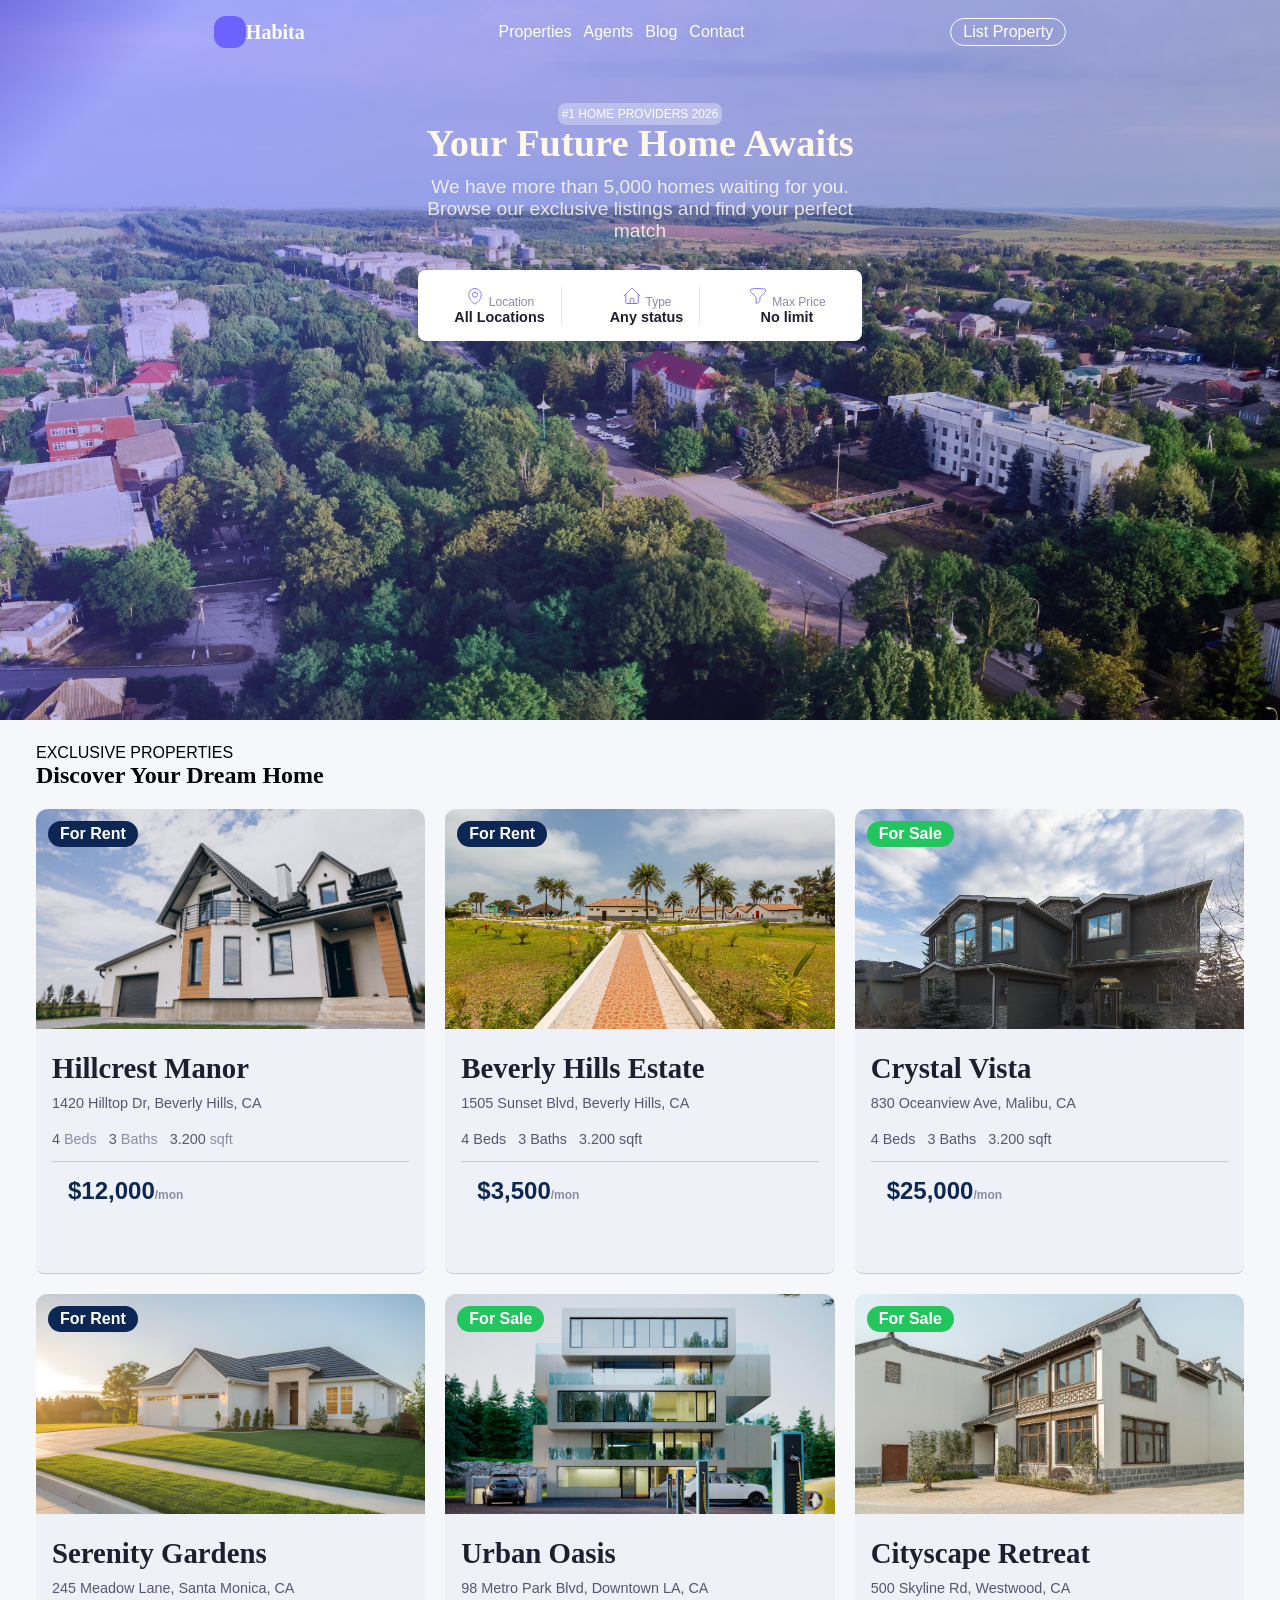
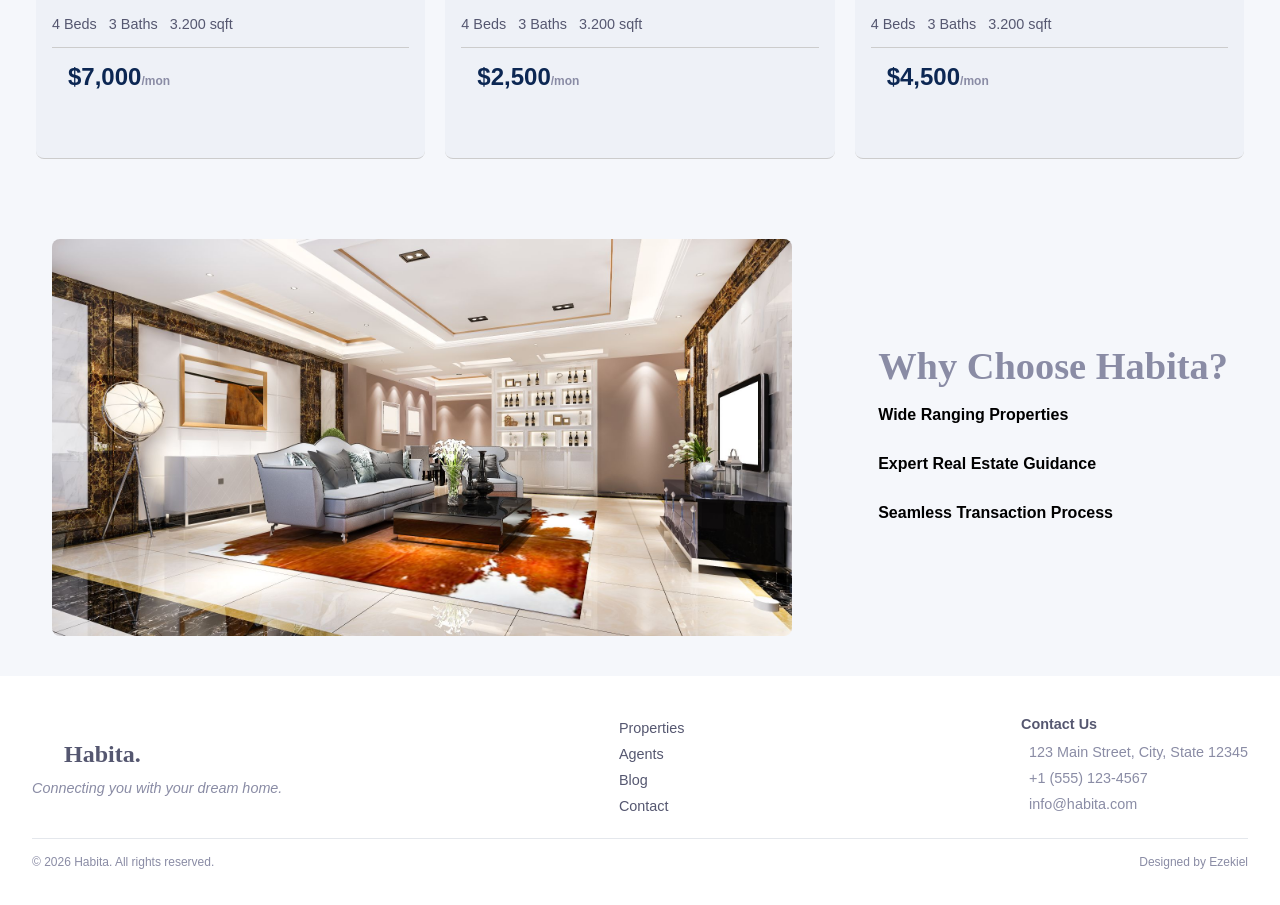
<file: index.html>
<!DOCTYPE html>
<html lang="en">
<head>
    <meta charset="UTF-8">
    <meta name="viewport" content="width=device-width, initial-scale=1.0">
    <title>Habita | Find Your Dream Home</title>

    <link rel="stylesheet" href="CSS/style.css">
    <link rel="stylesheet" href="CSS/responsiveness.css">

    <!--Icons-->
<link rel='stylesheet' href='https://cdn-uicons.flaticon.com/4.0.0/uicons-solid-rounded/css/uicons-solid-rounded.css'>
<link rel='stylesheet' href='https://cdn-uicons.flaticon.com/4.0.0/uicons-regular-chubby/css/uicons-regular-chubby.css'>
<link rel='stylesheet' href='https://cdn-uicons.flaticon.com/4.0.0/uicons-thin-straight/css/uicons-thin-straight.css'>
<link rel='stylesheet' href='https://cdn-uicons.flaticon.com/4.0.0/uicons-regular-rounded/css/uicons-regular-rounded.css'>
<link rel='stylesheet' href='https://cdn-uicons.flaticon.com/4.0.0/uicons-solid-straight/css/uicons-solid-straight.css'>
<link rel='stylesheet' href='https://cdn-uicons.flaticon.com/4.0.0/uicons-thin-rounded/css/uicons-thin-rounded.css'>
<link rel='stylesheet' href='https://cdn-uicons.flaticon.com/4.0.0/uicons-brands/css/uicons-brands.css'>
<link rel='stylesheet' href='https://cdn-uicons.flaticon.com/4.0.0/uicons-solid-rounded/css/uicons-solid-rounded.css'>
    <!--Fonts-->
    
</head>
<body>
    <!--Hero Section-->
    <section class="hero-wrapper">
         <!--Header-->
    <header class="header">
        <div class="logo">
            <h1><i class="fi fi-sr-house-blank"></i> Habita</h1>
        </div>
        
        <div class="navLinks">
            <ul>
                
                <li><a href="properties.html">Properties</a></li>
                <li><a href="agents.html">Agents</a></li>
                <li><a href="Blog.html">Blog</a></li>
                <li><a href="#contact">Contact</a></li>
            </ul>
        </div>

        <div class="header-actions">
            <button class="like-btn icon" aria-label="Like this property"><i class="fi fi-ts-heart"></i></button>
            <button class="like-btn icon2" aria-label="Like this property"><i class="fi fi-sr-heart"></i></button>
            <a href="#" class="btn mobile-list-btn">List Property</a>
        </div>

        <!-- Hamburger -->
        <button class="hamburger" id="hamburger" aria-label="Menu">
            <span></span>
            <span></span>
            <span></span>
        </button>
    </header>
    
        <div class="hero-content">
            <div class="hero-txt">
                <small>#1 HOME PROVIDERS 2026</small>
                <h2>Your Future Home Awaits</h2>
                <p>We have more than 5,000 homes waiting for you. Browse our exclusive listings and find your perfect match</p>
            </div>

            <div class="explore-cards">
                <div class="explore-card">
                    <svg xmlns="http://www.w3.org/2000/svg" fill="none" viewBox="0 0 24 24" strokeWidth={1.5} stroke="currentColor" className="size-6">
  <path strokeLinecap="round" strokeLinejoin="round" d="M15 10.5a3 3 0 1 1-6 0 3 3 0 0 1 6 0Z" />
  <path strokeLinecap="round" strokeLinejoin="round" d="M19.5 10.5c0 7.142-7.5 11.25-7.5 11.25S4.5 17.642 4.5 10.5a7.5 7.5 0 1 1 15 0Z" />
</svg>

                    <small class="greyed-txt">Location</small>
                    <p>All Locations</p>
                </div>
                
                <div class="explore-card">
<svg xmlns="http://www.w3.org/2000/svg" fill="none" viewBox="0 0 24 24" strokeWidth={1.5} stroke="currentColor" className="size-6">
  <path strokeLinecap="round" strokeLinejoin="round" d="m2.25 12 8.954-8.955c.44-.439 1.152-.439 1.591 0L21.75 12M4.5 9.75v10.125c0 .621.504 1.125 1.125 1.125H9.75v-4.875c0-.621.504-1.125 1.125-1.125h2.25c.621 0 1.125.504 1.125 1.125V21h4.125c.621 0 1.125-.504 1.125-1.125V9.75M8.25 21h8.25" />
</svg>

                  <small class="greyed-txt">Type</small>
                  <p>Any status</p>
                </div>

                <div class="explore-card">
<svg xmlns="http://www.w3.org/2000/svg" fill="none" viewBox="0 0 24 24" strokeWidth={1.5} stroke="currentColor" className="size-6">
  <path strokeLinecap="round" strokeLinejoin="round" d="M12 3c2.755 0 5.455.232 8.083.678.533.09.917.556.917 1.096v1.044a2.25 2.25 0 0 1-.659 1.591l-5.432 5.432a2.25 2.25 0 0 0-.659 1.591v2.927a2.25 2.25 0 0 1-1.244 2.013L9.75 21v-6.568a2.25 2.25 0 0 0-.659-1.591L3.659 7.409A2.25 2.25 0 0 1 3 5.818V4.774c0-.54.384-1.006.917-1.096A48.32 48.32 0 0 1 12 3Z" />
</svg>

                     <small class="greyed-txt">Max Price</small>
                     <p>No limit</p>
                </div>
            </div>
        </div>
    </section>

    <section class="house-listings">
        <div class="listings-header">
        <p>EXCLUSIVE PROPERTIES</p>
         <h2>Discover Your Dream Home</h2>
         </div>

         <div class="house-cards" id="properties">
            <div class="house-card" 
            data-name="Hillcrest Manor" 
            data-image="Assets/House1.jpg" 
            data-price="$12,000" 
            data-location="1420 Hilltop Dr, Beverly Hills, CA" 
            data-description="Hillcrest Manor is a beautiful estate located in the heart of Beverly Hills."
            data-agentImage="Assets/Agent-profile.jpg"
            data-bedIcon="fi fi-tr-bed"
            data-bathIcon="fi fi-tr-bath"
            data-sizeIcon="fi fi-ts-square-crosshair"
            data-beds="3"
            data-baths="3" 
            data-size="3.200 sqft"
            data-amenity5="fi fi-rr-daisy-alt"
            data-garden="Garden"
            ">
                <img src="Assets/House1.jpg" alt="House Image">
                <div class="house-txts">
                <h3>Hillcrest Manor</h3>
                <p><i class="fi fi-ts-land-layer-location"></i> 1420 Hilltop Dr, Beverly Hills, CA</p>

                <div class="house-features">
                <p><i class="fi fi-tr-bed"></i> 4 <span class="greyed-txt">Beds</span>  </p>
                <p><i class="fi fi-tr-bath"></i> 3 <span class="greyed-txt">Baths</span>  </p>
                <p><i class="fi fi-ts-square-crosshair"></i> 3.200 <span class="greyed-txt">sqft</span> </p>
                </div>
   
                <div class="house-price">
                     <h4>$12,000<span class="greyed-txt">/mon</span></h4>

                   
                    <a href="#" class="detail-link"><i class="fi fi-rr-arrow-small-right"></i></a>
                </div>

                <div class="house-status">
                    <span class="status-tagBlue">For Rent</span>
                    <span class="house-likeBtn">
                        <i class="fi fi-ts-heart icon"></i>
                        <i class="fi fi-sr-heart icon2"></i>
                    </span>
                    <!-- <span class="status-tag">For Rent</span>
                    <span class="house-type">Apartment</span>
                    <span class="house-type">Villa</span>
                    <span class="house-type">Townhouse</span> -->
                </div>
                </div>
            </div>

            <div class="house-card" 
            data-name="Beverly Hills Estate" 
            data-price="$3,500" 
            data-image="Assets/House2.jpg" 
            data-location="1505 Sunset Blvd, Beverly Hills, CA" 
            data-description="This is a luxurious estate located in the prestigious Beverly Hills neighborhood. One of the most desirable properties in the area." 
            data-bedIcon="fi fi-tr-bed"
            data-bathIcon="fi fi-tr-bath"
            data-sizeIcon="fi fi-ts-square-crosshair"
            data-beds="4" 
            data-baths="3" 
            data-size="3.200 sqft"
            >
                <img src="Assets/House2.jpg" alt="House Image">

                <div class="house-txts">
                <h3>Beverly Hills Estate</h3>
                <p><i class="fi fi-ts-land-layer-location"></i> 1505 Sunset Blvd, Beverly Hills, CA</p>

                <div class="house-features">
                <p><i class="fi fi-tr-bed"></i> 4 Beds  </p>
                <p><i class="fi fi-tr-bath"></i> 3 Baths  </p>
                <p><i class="fi fi-ts-square-crosshair"></i> 3.200 sqft </p>
                </div>

                <div class="house-price">
                     <h4>$3,500<span class="greyed-txt">/mon</span></h4>

                   
                    <a href="#" class="detail-link"><i class="fi fi-rr-arrow-small-right"></i></a>
                </div>

                 <div class="house-status">
                    <span class="status-tagBlue">For Rent</span>
                    <span class="house-likeBtn">
                        <i class="fi fi-ts-heart icon"></i>
                        <i class="fi fi-sr-heart icon2"></i>
                    </span>
                    <!-- <span class="status-tag">For Rent</span>
                    <span class="house-type">Apartment</span>
                    <span class="house-type">Villa</span>
                    <span class="house-type">Townhouse</span> -->
                </div>
                </div>
            </div>

            <div class="house-card" 
            data-name="Crystal Vista" 
            data-price="$25,000" 
            data-image="Assets/beautiful-architecture-modern-house.jpg" 
            data-location="830 Oceanview Ave, Malibu, CA" 
            data-description="This is a stunning modern house with breathtaking ocean views." 
             data-bedIcon="fi fi-tr-bed"
            data-bathIcon="fi fi-tr-bath"
            data-sizeIcon="fi fi-ts-square-crosshair"
            data-beds="4" 
            data-baths="3" 
            data-size="3.200 sqft"
            >
                <img src="Assets/beautiful-architecture-modern-house.jpg" alt="House Image">
                <div class="house-txts">
                <h3>Crystal Vista</h3>
                <p><i class="fi fi-ts-land-layer-location"></i> 830 Oceanview Ave, Malibu, CA</p>

                <div class="house-features">
                <p><i class="fi fi-tr-bed"></i> 4 Beds  </p>
                <p><i class="fi fi-tr-bath"></i> 3 Baths  </p>
                <p><i class="fi fi-ts-square-crosshair"></i> 3.200 sqft </p>
                </div>

                <div class="house-price">
                <h4>$25,000<span class="greyed-txt">/mon</span></h4>

                   
                    <a href="#" class="detail-link"><i class="fi fi-rr-arrow-small-right"></i></a>
                </div>

                <div class="house-status">
                    <span class="status-tag">For Sale</span>
                    <span class="house-likeBtn">
                        <i class="fi fi-ts-heart icon"></i>
                        <i class="fi fi-sr-heart icon2"></i>
                    </span>
                    <!-- <span class="status-tag">For Rent</span>
                    <span class="house-type">Apartment</span>
                    <span class="house-type">Villa</span>
                    <span class="house-type">Townhouse</span> -->
                </div>
                </div>
            </div>

            <div class="house-card" 
            data-name="Serenity Gardens" 
            data-price="$7,000" 
            data-image="Assets/modern-luxury-home-with-beautiful-landscape.jpg" 
            data-location="245 Meadow Lane, Santa Monica, CA" 
            data-description="This property offers a peaceful retreat in the heart of Santa Monica." 
             data-bedIcon="fi fi-tr-bed"
            data-bathIcon="fi fi-tr-bath"
            data-sizeIcon="fi fi-ts-square-crosshair"
            data-beds="4" 
            data-baths="3" 
            data-size="3.200 sqft"
            >
                <img src="Assets/modern-luxury-home-with-beautiful-landscape.jpg" alt="House Image">
                <div class="house-txts">
                <h3>Serenity Gardens</h3>
                <p><i class="fi fi-ts-land-layer-location"></i> 245 Meadow Lane, Santa Monica, CA</p>

                <div class="house-features">
                <p><i class="fi fi-tr-bed"></i> 4 Beds  </p>
                <p><i class="fi fi-tr-bath"></i> 3 Baths  </p>
                <p><i class="fi fi-ts-square-crosshair"></i> 3.200 sqft </p>
                </div>

                <div class="house-price">
                    <h4>$7,000<span class="greyed-txt">/mon</span></h4>

                   
                    <a href="#" class="detail-link"><i class="fi fi-rr-arrow-small-right"></i></a>
                </div>

                <div class="house-status">
                    <span class="status-tagBlue">For Rent</span>
                    <span class="house-likeBtn">
                        <i class="fi fi-ts-heart icon"></i>
                        <i class="fi fi-sr-heart icon2"></i>
                    </span>
                    <!-- <span class="status-tag">For Rent</span>
                    <span class="house-type">Apartment</span>
                    <span class="house-type">Villa</span>
                    <span class="house-type">Townhouse</span> -->
                </div>
                </div>
            </div>

            <div class="house-card" 
            data-name="Urban Oasis" 
            data-price="$2,500,000" 
            data-image="Assets/Modern-home.jpg" 
            data-location="98 Metro Park Blvd, Downtown LA, CA" 
             data-bedIcon="fi fi-tr-bed"
            data-bathIcon="fi fi-tr-bath"
            data-sizeIcon="fi fi-ts-square-crosshair"
            data-description="The Urban Oasis is a modern apartment complex located in the heart of Downtown LA." 
            data-beds="4" 
            data-baths="3" 
            data-size="3.200 sqft"
            >
                <img src="Assets/Modern-home.jpg" alt="House Image">
                <div class="house-txts">
                <h3>Urban Oasis</h3>
                <p><i class="fi fi-ts-land-layer-location"></i> 98 Metro Park Blvd, Downtown LA, CA</p>

                <div class="house-features">
                <p><i class="fi fi-tr-bed"></i> 4 Beds  </p>
                <p><i class="fi fi-tr-bath"></i> 3 Baths  </p>
                <p><i class="fi fi-ts-square-crosshair"></i> 3.200 sqft </p>
                </div>

                <div class="house-price">
                   <h4>$2,500<span class="greyed-txt">/mon</span></h4>

                   
                    <a href="#" class="detail-link"><i class="fi fi-rr-arrow-small-right"></i></a>
                </div>

                <div class="house-status">
                    <span class="status-tag">For Sale</span>
                    <span class="house-likeBtn">
                        <i class="fi fi-ts-heart icon"></i>
                        <i class="fi fi-sr-heart icon2"></i>
                    </span>
                    <!-- <span class="status-tag">For Rent</span>
                    <span class="house-type">Apartment</span>
                    <span class="house-type">Villa</span>
                    <span class="house-type">Townhouse</span> -->
                </div>
            </div>
            </div>

            <div class="house-card" 
            data-name="Cityscape Retreat" 
            data-price="$4,500" 
            data-image="Assets/road-city.jpg" 
            data-location="500 Skyline Rd, Westwood, CA" 
            data-description="The Cityscape Retreat offers a perfect blend of urban convenience and natural beauty. It also provides easy access to the city while maintaining a peaceful atmosphere." 
            data-bedIcon="fi fi-tr-bed"
            data-bathIcon="fi fi-tr-bath"
            data-sizeIcon="fi fi-ts-square-crosshair"
            data-beds="4" 
            data-baths="3" 
            data-size="3.200 sqft"
            >
                <img src="Assets/road-city.jpg" alt="House Image">
                <div class="house-txts">
                <h3>Cityscape Retreat</h3>
                <p><i class="fi fi-ts-land-layer-location"></i> 500 Skyline Rd, Westwood, CA</p>

                <div class="house-features">
                <p><i class="fi fi-tr-bed"></i> 4 Beds  </p>
                <p><i class="fi fi-tr-bath"></i> 3 Baths  </p>
                <p><i class="fi fi-ts-square-crosshair"></i> 3.200 sqft </p>
                </div>

                <div class="house-price">
                  <h4>$4,500<span class="greyed-txt">/mon</span></h4>

                    <a href="#" class="detail-link"><i class="fi fi-rr-arrow-small-right"></i></a>
                </div>

                <div class="house-status">
                    <span class="status-tag">For Sale</span>
                    <span class="house-likeBtn">
                        <i class="fi fi-ts-heart icon"></i>
                        <i class="fi fi-sr-heart icon2"></i>
                    </span>
                    <!-- <span class="status-tag">For Rent</span>
                    <span class="house-type">Apartment</span>
                    <span class="house-type">Villa</span>
                    <span class="house-type">Townhouse</span> -->
                </div>
            </div>
         </div>
    </section>

    <section class="cta-section" id="agents">
        <div class="cta-content">
            <div class="cta-img">
                <img src="Assets/CTA-img.jpg" alt="CTA Image">
            </div>

            <div class="cta-txt">
                <h3>Why Choose Habita?</h3>

               <div class="cta-features">
                <ul>
                    <li><i class="fi fi-ts-check-circle"></i> Wide Ranging Properties</li>
                    <li><i class="fi fi-ts-check-circle"></i> Expert Real Estate Guidance</li>
                    <li><i class="fi fi-ts-check-circle"></i> Seamless Transaction Process</li>
                </ul>
               </div>
            </div>
        </div>
    </section>

    <section class="footer-container">
        <div class="footer-content">
            
            <div class="footer-inner">
                 <div class="logo">
            <h2><i class="fi fi-sr-house-blank"></i> Habita.</h2>
        </div>
        
        <div class="footer-slogan">
        <p>Connecting you with your dream home.</p>
        </div>

        <div class="footer-logos">
            <a href="#"><i class="fi fi-brands-tik-tok"></i></a>
            <a href="#"><i class="fi fi-brands-instagram"></i></a>
            <a href="#"><i class="fi fi-brands-twitter-alt"></i></a>
        </div>
 </div>

     <div class="footer-links">
        <ul>
            <li><a href="#">Properties</a></li>
            <li><a href="#">Agents</a></li>
            <li><a href="#">Blog</a></li>
            <li><a href="#">Contact</a></li>
        </ul>
     </div>

     <div class="footer-contact" id="contact">
        <h4>Contact Us</h4>
        <p><i class="fi fi-tr-map-marker"></i> 123 Main Street, City, State 12345</p>
        <p><i class="fi fi-tr-phone-call"></i> +1 (555) 123-4567</p>
        <p><i class="fi fi-tr-envelope"></i> info@habita.com</p>
     </div>
        </div>

        <div class="footer-bottom">
        <p>&copy; 2026 Habita. All rights reserved.</p>
        <p>Designed by Ezekiel</p>
    </div>
    </section>
    <script src="JS/script.js"></script>
</body>
</html>
</file>
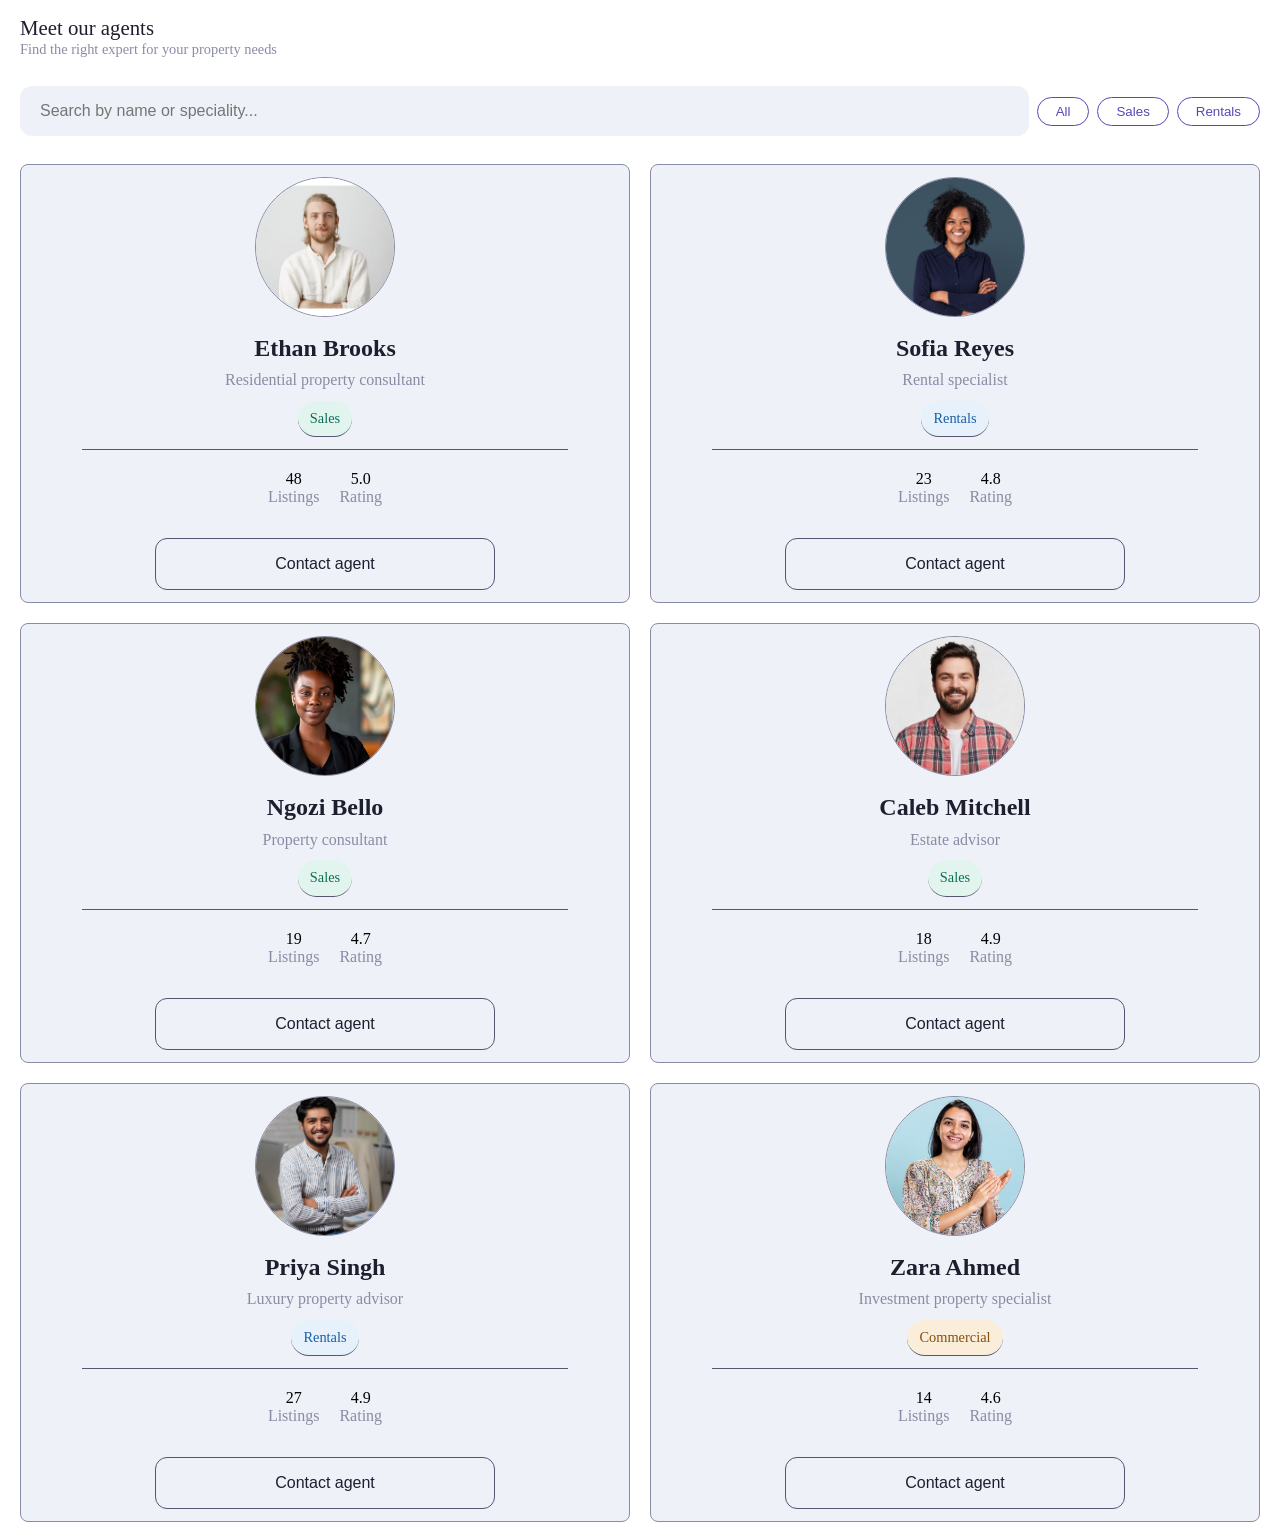
<file: agents.html>
<!DOCTYPE html>
<html lang="en">
<head>
    <meta charset="UTF-8">
    <meta name="viewport" content="width=device-width, initial-scale=1.0">
    <title>Habita | Our Agents</title>
    <link rel="stylesheet" href="CSS/agents.css">
    <link rel="stylesheet" href="CSS/responsiveness.css">
</head>
<body>
    <section class="agents-container">
        <div class="agent-header">
        <p>Meet our agents</p>
        <small>Find the right expert for your property needs</small>
        </div>

        <div class="agents-search">
            <div class="search-box">
            <input class="search-input" type="text" placeholder="Search by name or speciality...">
            </div>

            <div class="filter">
                <button class="filterBtn">All</button>
                <button class="filterBtn">Sales</button>
                <button class="rentals filterBtn">Rentals</button>
            </div>
        </div>

            <div class="agent-list">
                <div class="agent-card"
                    data-name="ethan brooks"
                    data-specialty="sales"
                >
                    <div class="agent-img">
                    <img src="Assets/Agent1.jpg" alt="An image">
                    </div>

                    <div class="agent-credentials">
                    <h4>Ethan Brooks</h4>
                    <p>Residential property consultant</p>
                    <small class="sales">Sales</small>
                    </div>

                    <div class="agent-ratings">
                        <div class="agent-listing">
                            <p>48</p>
                            <p class="greyed-txt">Listings</p>
                        </div>

                        <div class="agent-rating">
                            <p>5.0</p>
                            <p class="greyed-txt">Rating</p>
                        </div>
                    </div>

                        <div class="agent-contact">
                            <button class="contact-btn" data-email="ethanbrooks245@gmail.com">Contact agent</button>
                        </div>
                </div>

                <div class="agent-card"
                    data-name="sofia reyes"
                    data-specialty="rentals"
                >
                    <div class="agent-img">
                    <img src="Assets/Agent-profile.jpg" alt="An image">
                    </div>

                    <div class="agent-credentials">
                    <h4>Sofia Reyes</h4>
                    <p>Rental specialist</p>
                    <small class="rentals">Rentals</small>
                    </div>

                    <div class="agent-ratings">
                        <div class="agent-listing">
                            <p>23</p>
                            <p class="greyed-txt">Listings</p>
                        </div>

                        <div class="agent-rating">
                            <p>4.8</p>
                            <p class="greyed-txt">Rating</p>
                        </div>
                    </div>

                        <div class="agent-contact">
                            <button class="contact-btn" data-email="sofia.reyes@habita.com">Contact agent</button>
                        </div>
                </div>

                <div class="agent-card"
                    data-name="ngozi bello"
                    data-specialty="sales"
                ">
                    <div class="agent-img">
                    <img src="Assets/Agent3.jpg" alt="An image">
                     </div>

                    <div class="agent-credentials">
                    <h4>Ngozi Bello</h4>
                    <p>Property consultant</p>
                    <small class="sales">Sales</small>
                    </div>

                    <div class="agent-ratings">
                        <div class="agent-listing">
                            <p>19</p>
                            <p class="greyed-txt">Listings</p>
                        </div>

                        <div class="agent-rating">
                            <p>4.7</p>
                            <p class="greyed-txt">Rating</p>
                        </div>

                    </div>

                    <div class="agent-contact">
                        <button class="contact-btn" data-email="ngozi.bello@habita.com">Contact agent</button>
                    </div>
                </div>

              <div class="agent-card"
                    data-name="caleb mitchell"
                    data-specialty="sales"
                 >
                <div class="agent-img">
                    <img src="Assets/Agent4.jpg" alt="An image">
                    </div>
        
                    <div class="agent-credentials">
                    <h4>Caleb Mitchell</h4>
                    <p>Estate advisor</p>
                    <small class="sales">Sales</small>
                    </div>

                    <div class="agent-ratings">
                        <div class="agent-listing">
                            <p>18</p>
                            <p class="greyed-txt">Listings</p>
                        </div>

                        <div class="agent-rating">
                            <p>4.9</p>
                            <p class="greyed-txt">Rating</p>
                        </div>
                    </div>

                        <div class="agent-contact">
                            <button class="contact-btn" data-email="caleb.mitchell@habita.com">Contact agent</button>
                        </div>
                </div>

                <div class="agent-card"
                    data-name="priya singh"
                    data-specialty="rentals"
                ">
                    <div class="agent-img">
                    <img src="Assets/Agent5.jpg" alt="An image">
                    </div>

                    <div class="agent-credentials">
                    <h4>Priya Singh</h4>
                    <p>Luxury property advisor</p>
                    <small class="rentals">Rentals</small>
                    </div>

                    <div class="agent-ratings">
                        <div class="agent-listing">
                            <p>27</p>
                            <p class="greyed-txt">Listings</p>
                        </div>

                        <div class="agent-rating">
                            <p>4.9</p>
                            <p class="greyed-txt">Rating</p>
                        </div>
                    </div>

                        <div class="agent-contact">
                            <button class="contact-btn" data-email=" priya.singh@habita.com">Contact agent</button>
                        </div>
                </div>

                <div class="agent-card"
                    data-name="zara ahmed"
                    data-specialty="commercial"
                ">
                    <div class="agent-img">
                    <img src="Assets/Agent6.jpg" alt="An image">
                    </div>

                    <div class="agent-credentials">
                    <h4>Zara Ahmed</h4>
                    <p>Investment property specialist</p>
                    <small class="commercial">Commercial</small>
                    </div>

                    <div class="agent-ratings">
                        <div class="agent-listing">
                            <p>14</p>
                            <p class="greyed-txt">Listings</p>
                        </div>

                        <div class="agent-rating">
                            <p>4.6</p>
                            <p class="greyed-txt">Rating</p>
                        </div>
                    </div>

                        <div class="agent-contact">
                            <button class="contact-btn" data-email="zara.ahmed@habita.com">Contact agent</button>
                        </div>
                    </div>
                </div>

            </div>
        </div>
    </section>

    <script src="JS/agent.js"></script>
</body>
</html>
</file>
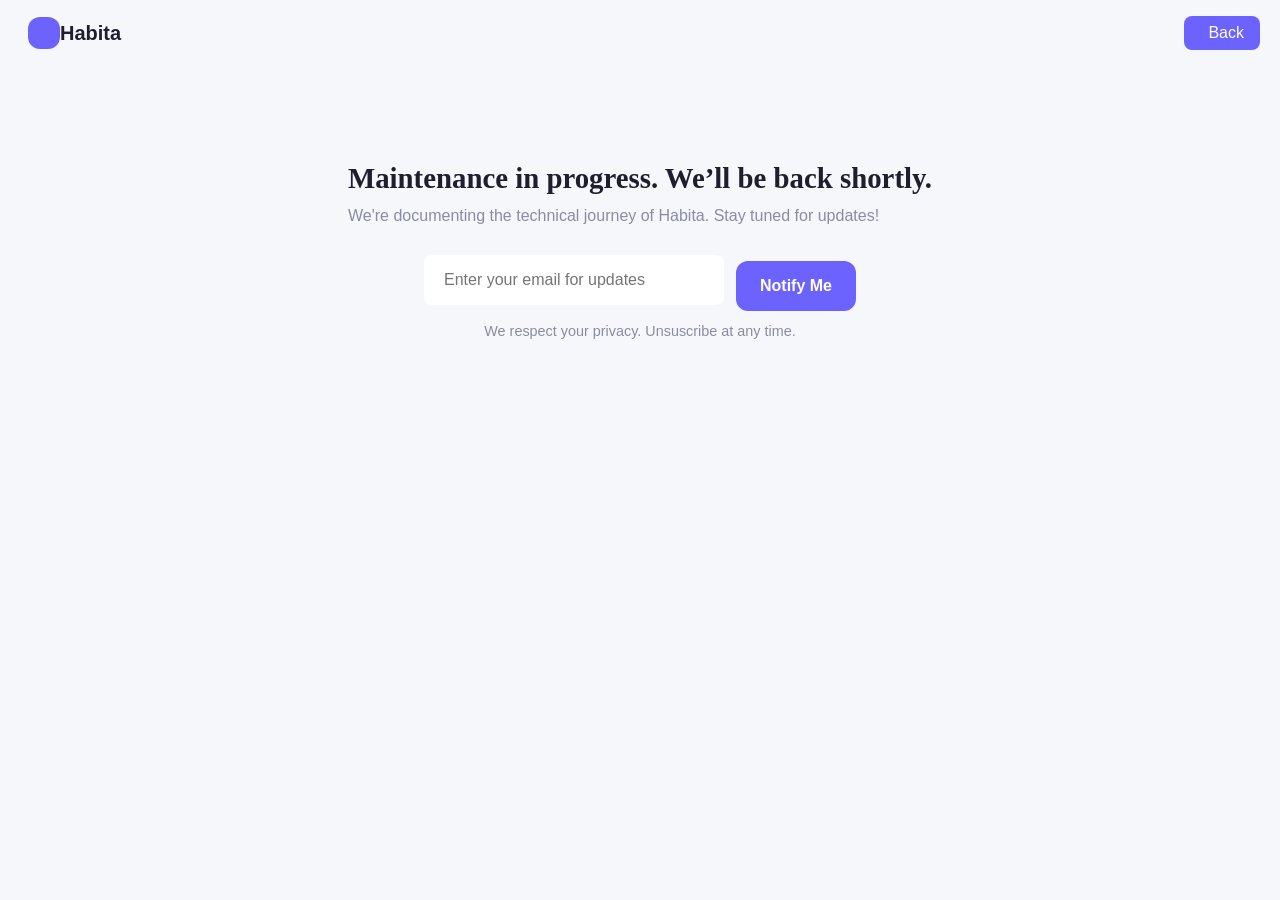
<file: Blog.html>
<!DOCTYPE html>
<html lang="en">
<head>
    <meta charset="UTF-8">
    <meta name="viewport" content="width=device-width, initial-scale=1.0">
    <title>Habita - Blog</title>
    <link rel="stylesheet" href="CSS/responsiveness.css">
    <link rel="stylesheet" href="CSS/blog.css">

    <!--Icons-->
    <link rel='stylesheet' href='https://cdn-uicons.flaticon.com/4.0.0/uicons-thin-straight/css/uicons-thin-straight.css'>
    <link rel='stylesheet' href='https://cdn-uicons.flaticon.com/4.0.0/uicons-solid-rounded/css/uicons-solid-rounded.css'>
</head>
<body>
   <header class="blog-header">
    <div class="logo">
           <h1><i class="fi fi-sr-house-blank"></i> Habita</h1>
    </div>

    <div class="back-btn">
        <a href="index.html" class="back-link"><i class="fi fi-ts-arrow-left"></i> Back</a>
    </div>
   </header>


    <div class="maintenance-container">
        <div class="maintenance-content">

            <div class="maintenance-message">
                <h3>Maintenance in progress. We’ll be back shortly.</h3>
                <p>We're documenting the technical journey of Habita. Stay tuned for updates!</p>
            </div>

            <div class="maintenance-update">
                <div class="maintenance-notification">
                <input id="maintenanceInput" type="email" placeholder="Enter your email for updates">
                <button class="notification-btn">Notify Me</button>
                </div>
                <small>We respect your privacy. Unsuscribe at any time.</small>
            </div>

            <div class="habita-socials">
                <a href="#"><i class="fi fi-brands-tik-tok"></i></a>
                <a href="#"><i class="fi fi-brands-instagram"></i></a>
                <a href="#"><i class="fi fi-brands-twitter-alt"></i></a>
            </div>
        </div>
    </div>

    <script src="JS/blog.js"></script>
</body>
</html>
</file>
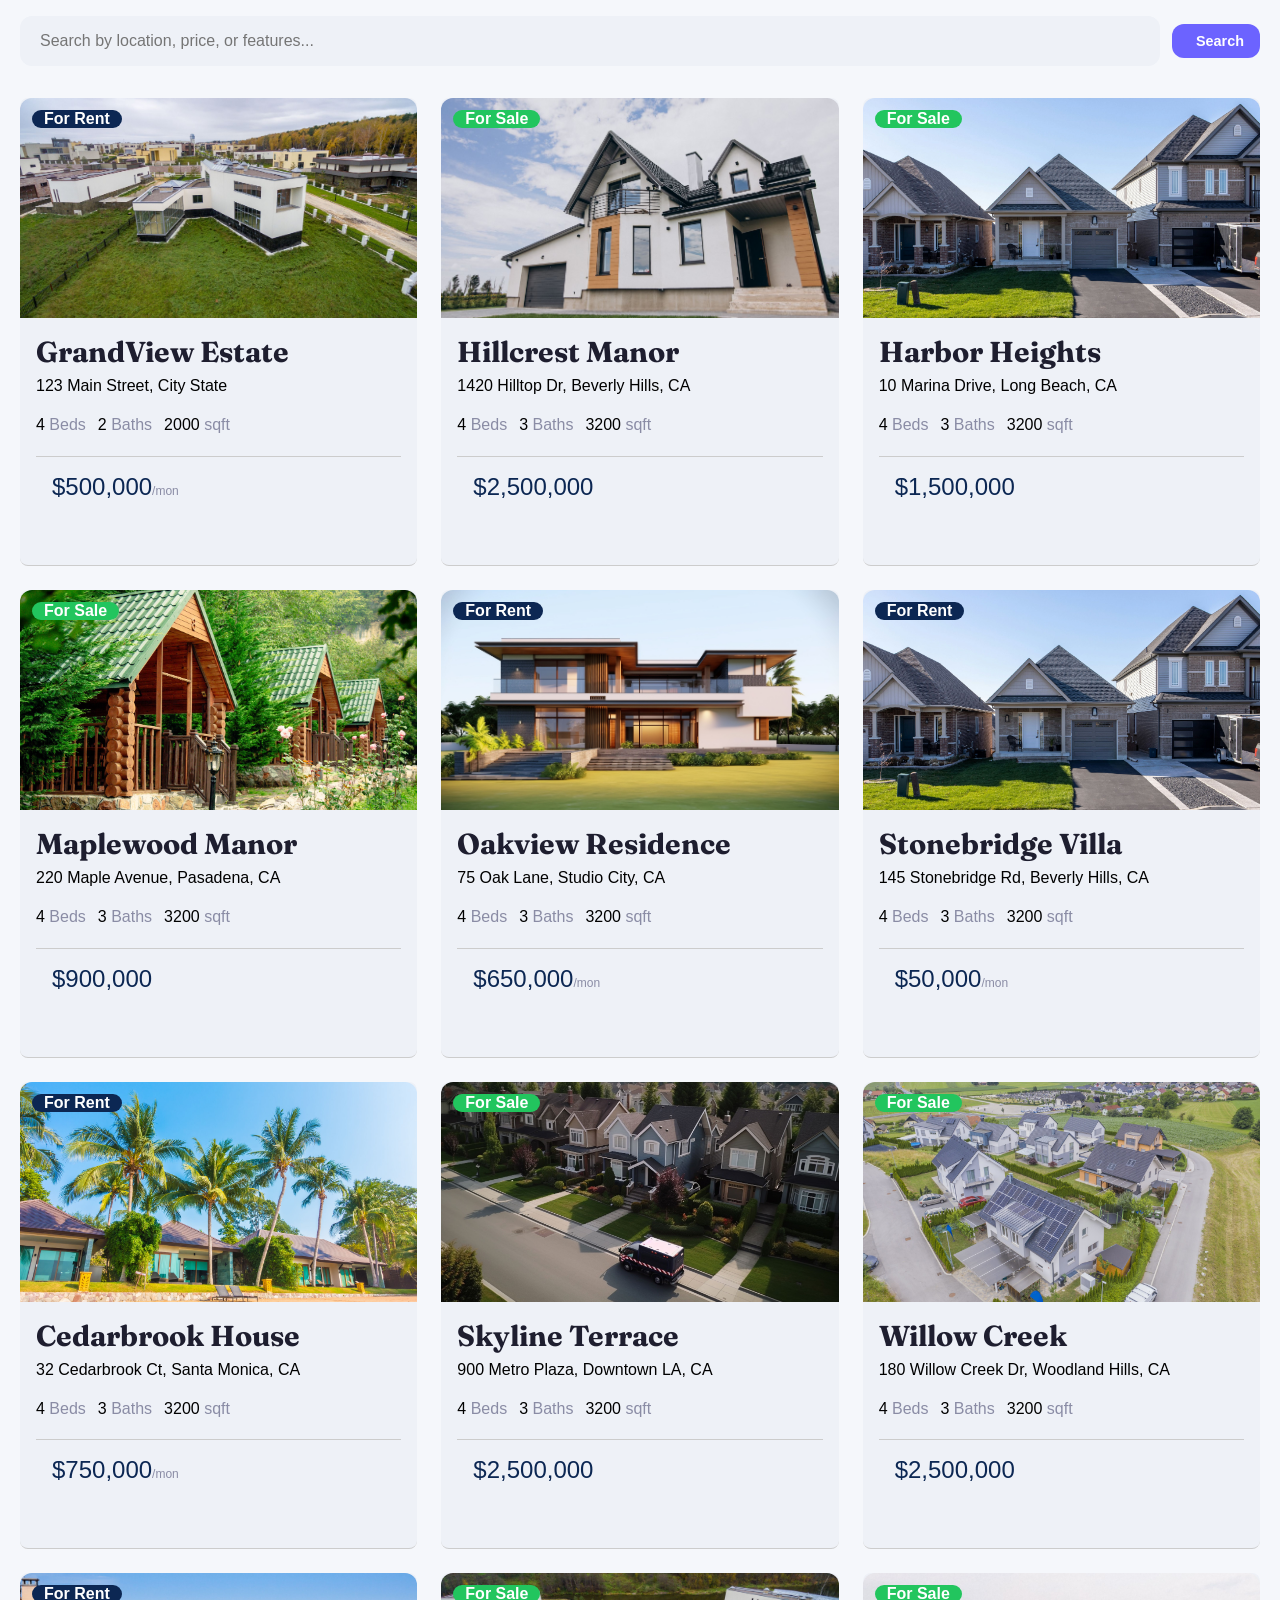
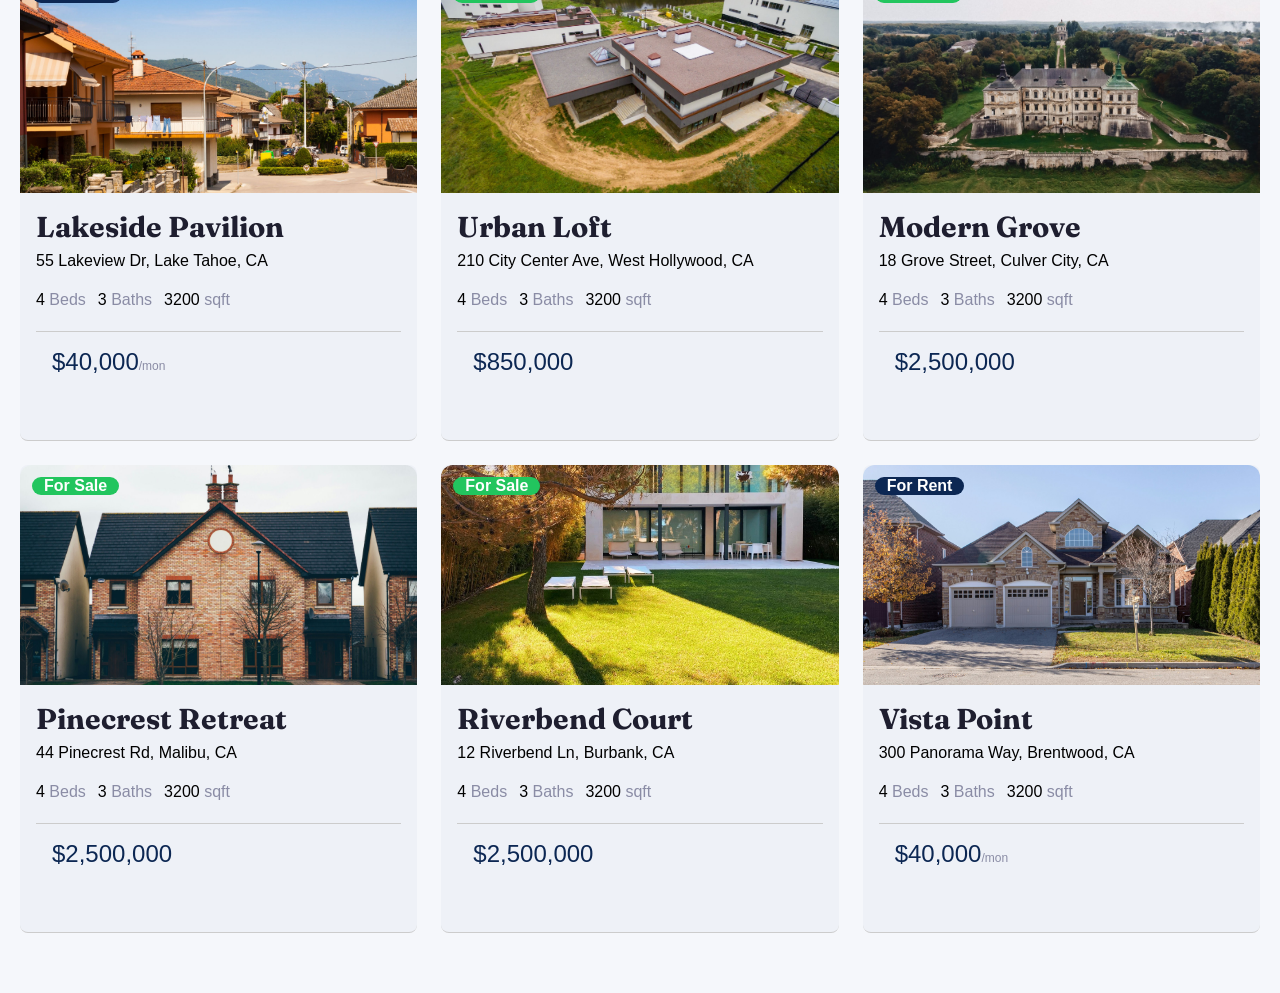
<file: properties.html>
<!DOCTYPE html>
<html lang="en">
<head>
    <meta charset="UTF-8">
    <meta name="viewport" content="width=device-width, initial-scale=1.0">
    <title>Habita | Properties</title>
    <link rel="stylesheet" href="CSS/properties.css">
    <link rel="stylesheet" href="CSS/style.css">
    <link rel="stylesheet" href="CSS/responsiveness.css">

    <!--Icons-->
   <link rel='stylesheet' href='https://cdn-uicons.flaticon.com/4.0.0/uicons-thin-rounded/css/uicons-thin-rounded.css'>
   <link rel='stylesheet' href='https://cdn-uicons.flaticon.com/4.0.0/uicons-thin-rounded/css/uicons-thin-rounded.css'>
   <link rel='stylesheet' href='https://cdn-uicons.flaticon.com/4.0.0/uicons-regular-rounded/css/uicons-regular-rounded.css'>
</head>
<body>

    <section class="search-container">
   <div class="search-box">
    <input class="search-input" type="text" placeholder="Search by location, price, or features...">
    <button class="search-btn"><i class="fi fi-rs-search"></i> Search</button>
</div>

   <!--  <div class="search-filter">
        <select 
    </div> -->
    </section>
    
    <section class="properties">
        <div class="house-card" 
            data-name="GrandView Estate"
            data-location="123 Main Street, City State"
            data-beds="4"
            data-baths="2"
            data-sqft="2000"
            data-price="$500,000"
            data-bedIcon="fi fi-tr-bed"
            data-bathIcon="fi fi-tr-bath"
            data-sizeIcon="fi fi-ts-square-crosshair"
            data-image="Assets/Property1.jpg"
            data-description="GrandView Estate is a spacious 4-bedroom, 2-bath home in City State offering modern finishes, an open living area, and easy access to local amenities. Ideal for families seeking comfort and convenience in a stylish neighborhood."
        >
            <img src="Assets/Property1.jpg" alt="property img">

            <div class="house-texts">
            <h3>GrandView Estate</h3>
            <p><i class="fi fi-ts-land-layer-location"></i> 123 Main Street, City State</p>

            <div class="house-features">
                <p><i class="fi fi-tr-bed"></i> 4 <span class="greyed-txt">Beds</span>  </p>
                <p><i class="fi fi-tr-bath"></i> 2 <span class="greyed-txt">Baths</span>  </p>
                <p><i class="fi fi-ts-square-crosshair"></i> 2000 <span class="greyed-txt">sqft</span> </p>
            </div>

            <div class="house-price">
                <p>$500,000<span class="greyed-txt">/mon</span></p>    
                
                 <a href="#" class="detail-link"><i class="fi fi-rr-arrow-small-right"></i></a>
            </div>

            <div class="house-status">
                <p class="for-rent">For Rent</p>
            </div>
     </div>
        </div>

        <div class="house-card"
           data-name="Hillcrest Manor"
            data-location="1420 Hilltop Dr, Beverly Hills, CA"
            data-beds="4"
            data-baths="3"
            data-sqft="3200"
            data-price="$2,500,000"
            data-bedIcon="fi fi-tr-bed"
            data-bathIcon="fi fi-tr-bath"
            data-sizeIcon="fi fi-ts-square-crosshair"
            data-image="Assets/House1.jpg"
            data-description="Hillcrest Manor is a luxurious 4-bedroom, 3-bath estate in Beverly Hills with refined interiors, a gourmet kitchen, and elegant outdoor living spaces. Perfect for buyers seeking premium comfort and designer details."
        >
            <img src="Assets/House1.jpg" alt="property img">

            <div class="house-texts">
            <h3>Hillcrest Manor</h3>
            <p><i class="fi fi-ts-land-layer-location"></i> 1420 Hilltop Dr, Beverly Hills, CA</p>

            <div class="house-features">
                <p><i class="fi fi-tr-bed"></i> 4 <span class="greyed-txt">Beds</span>  </p>
                <p><i class="fi fi-tr-bath"></i> 3 <span class="greyed-txt">Baths</span>  </p>
                <p><i class="fi fi-ts-square-crosshair"></i> 3200 <span class="greyed-txt">sqft</span> </p>
            </div>

            <div class="house-price">
                <p>$2,500,000</p>       
                
                 <a href="#" class="detail-link"><i class="fi fi-rr-arrow-small-right"></i></a>
            </div>

            <div class="house-status">
                <p class="for-sale">For Sale</p>
            </div>
          </div>
        </div>

        <div class="house-card"
        data-name="Harbor Heights"
            data-location="10 Marina Drive, Long Beach, CA"
            data-beds="4"
            data-baths="3"
            data-sqft="3200"
            data-price="$1,500,000"
            data-bedIcon="fi fi-tr-bed"
            data-bathIcon="fi fi-tr-bath"
            data-sizeIcon="fi fi-ts-square-crosshair"
            data-image="Assets/Property3.jpg"
            data-description="Harbor Heights is a waterfront-inspired residence in Long Beach featuring 4 bedrooms, 3 baths, and scenic coastal style. Enjoy bright living spaces, modern finishes, and close access to the marina."
        >
            <img src="Assets/Property6.jpg" alt="property img">

            <div class="house-texts">
            <h3>Harbor Heights</h3>
            <p><i class="fi fi-ts-land-layer-location"></i> 10 Marina Drive, Long Beach, CA</p>

            <div class="house-features">
                <p><i class="fi fi-tr-bed"></i> 4 <span class="greyed-txt">Beds</span>  </p>
                <p><i class="fi fi-tr-bath"></i> 3 <span class="greyed-txt">Baths</span>  </p>
                <p><i class="fi fi-ts-square-crosshair"></i> 3200 <span class="greyed-txt">sqft</span> </p>
            </div>

            <div class="house-price">
                <p>$1,500,000</p>       
                
                 <a href="#" class="detail-link"><i class="fi fi-rr-arrow-small-right"></i></a>
            </div>

            <div class="house-status">
                <p class="for-sale">For Sale</p>
            </div>
       </div>
        </div>

        <div class="house-card"
            data-name="Maplewood Manor"
            data-location="220 Maple Avenue, Pasadena, CA"
            data-beds="4"
            data-baths="3"
            data-sqft="3200"
            data-price="$900,000"
            data-bedIcon="fi fi-tr-bed"
            data-bathIcon="fi fi-tr-bath"
            data-sizeIcon="fi fi-ts-square-crosshair"
            data-image="Assets/Property4.jpg"
            data-description="Maplewood Manor is a charming Pasadena home with 4 bedrooms, 3 baths, and a warm indoor-outdoor layout. This 3200 sqft property is designed for family living and entertaining in a welcoming neighborhood."
        >
            <img src="Assets/Property4.jpg" alt="property img">

            <div class="house-texts">
            <h3>Maplewood Manor</h3>
            <p><i class="fi fi-ts-land-layer-location"></i> 220 Maple Avenue, Pasadena, CA</p>

            <div class="house-features">
                <p><i class="fi fi-tr-bed"></i> 4 <span class="greyed-txt">Beds</span>  </p>
                <p><i class="fi fi-tr-bath"></i> 3 <span class="greyed-txt">Baths</span>  </p>
                <p><i class="fi fi-ts-square-crosshair"></i> 3200 <span class="greyed-txt">sqft</span> </p>
            </div>

            <div class="house-price">
                <p>$900,000</p>       
                
                 <a href="#" class="detail-link"><i class="fi fi-rr-arrow-small-right"></i></a>
            </div>

            <div class="house-status">
                <p class="for-sale">For Sale</p>
            </div>

        </div>
        </div>

        <div class="house-card"
            data-name="Oakview Residence"
            data-location="75 Oak Lane, Studio City, CA"
            data-beds="4"
            data-baths="3"
            data-sqft="3200"
            data-price="$2,500,000"
            data-bedIcon="fi fi-tr-bed"
            data-bathIcon="fi fi-tr-bath"
            data-sizeIcon="fi fi-ts-square-crosshair"
            data-image="Assets/Property5.jpg"
            data-description="Oakview Residence offers a peaceful Studio City retreat with 4 bedrooms, 3 baths, and a beautifully landscaped yard. The spacious interior and bright windows make it perfect for modern family life."
           >
            <img src="Assets/Property5.jpg" alt="property img">

            <div class="house-texts">
            <h3>Oakview Residence</h3>
            <p><i class="fi fi-ts-land-layer-location"></i> 75 Oak Lane, Studio City, CA</p>

            <div class="house-features">
                <p><i class="fi fi-tr-bed"></i> 4 <span class="greyed-txt">Beds</span>  </p>
                <p><i class="fi fi-tr-bath"></i> 3 <span class="greyed-txt">Baths</span>  </p>
                <p><i class="fi fi-ts-square-crosshair"></i> 3200 <span class="greyed-txt">sqft</span> </p>
            </div>

            <div class="house-price">
                <p>$650,000<span class="greyed-txt">/mon</span></p>       
                
                 <a href="#" class="detail-link"><i class="fi fi-rr-arrow-small-right"></i></a>
            </div>

            <div class="house-status">
                <p class="for-rent">For Rent</p>
            </div>
</div>
        </div>

        <div class="house-card"
            data-name="Stonebridge Villa"
            data-location="145 Stonebridge Rd, Beverly Hills, CA"
            data-beds="4"
            data-baths="3"
            data-sqft="3200"
            data-price="$50,000"
            data-bedIcon="fi fi-tr-bed"
            data-bathIcon="fi fi-tr-bath"
            data-sizeIcon="fi fi-ts-square-crosshair"
            data-image="Assets/Property6.jpg"
            data-description="Stonebridge Villa is a stylish Beverly Hills residence with 4 bedrooms, 3 baths, and luxurious finishes throughout. It delivers upscale living with a beautiful layout and premium amenities."
        >
            <img src="Assets/Property6.jpg" alt="property img">
            <div class="house-texts">
                <h3>Stonebridge Villa</h3>
                <p><i class="fi fi-ts-land-layer-location"></i> 145 Stonebridge Rd, Beverly Hills, CA</p>

            <div class="house-features">
                <p><i class="fi fi-tr-bed"></i> 4 <span class="greyed-txt">Beds</span>  </p>
                <p><i class="fi fi-tr-bath"></i> 3 <span class="greyed-txt">Baths</span>  </p>
                <p><i class="fi fi-ts-square-crosshair"></i> 3200 <span class="greyed-txt">sqft</span> </p>
            </div>

            <div class="house-price">
                <p>$50,000<span class="greyed-txt">/mon</span></p>       
                
                 <a href="#" class="detail-link"><i class="fi fi-rr-arrow-small-right"></i></a>
            </div>

            <div class="house-status">
                <p class="for-rent">For Rent</p>
            </div>
  </div>
        </div>


        <div class="house-card"
            data-name="Cedarbrook House"
            data-location="32 Cedarbrook Ct, Santa Monica, CA"
            data-beds="4"
            data-baths="3"
            data-sqft="3200"
            data-price="$750,000"
            data-bedIcon="fi fi-tr-bed"
            data-bathIcon="fi fi-tr-bath"
            data-sizeIcon="fi fi-ts-square-crosshair"
            data-image="Assets/Property7.jpg"
            data-description="Cedarbrook House is a Santa Monica home with 4 bedrooms, 3 baths, and a comfortable modern feel. It features abundant natural light, a functional kitchen, and a relaxed indoor-outdoor connection."
        >
            <img src="Assets/Property7.jpg" alt="property img">
            <div class="house-texts">
                <h3>Cedarbrook House</h3>
                <p><i class="fi fi-ts-land-layer-location"></i> 32 Cedarbrook Ct, Santa Monica, CA</p>

            <div class="house-features">
                <p><i class="fi fi-tr-bed"></i> 4 <span class="greyed-txt">Beds</span>  </p>
                <p><i class="fi fi-tr-bath"></i> 3 <span class="greyed-txt">Baths</span>  </p>
                <p><i class="fi fi-ts-square-crosshair"></i> 3200 <span class="greyed-txt">sqft</span> </p>
            </div>

            <div class="house-price">
                <p>$750,000<span class="greyed-txt">/mon</span></p>       
                
                 <a href="#" class="detail-link"><i class="fi fi-rr-arrow-small-right"></i></a>
            </div>

            <div class="house-status">
                <p class="for-rent">For Rent</p>
            </div>
  </div>
        </div>

        <div class="house-card"
            data-name="Skyline Terrace"
            data-location="900 Metro Plaza, Downtown LA, CA"
            data-beds="4"
            data-baths="3"
            data-sqft="3200"
            data-price="$2,500,000"
            data-bedIcon="fi fi-tr-bed"
            data-bathIcon="fi fi-tr-bath"
            data-sizeIcon="fi fi-ts-square-crosshair"
            data-image="Assets/Property8.jpg"
            data-description="Experience the charm of Skyline Terrace, a stunning 4-bedroom, 3-bathroom home in Downtown LA, CA. This spacious 3200 sqft residence offers modern amenities, a gourmet kitchen, and a beautifully landscaped backyard. Perfect for families seeking comfort and style in a prime location."
        >
            <img src="Assets/Property8.jpg" alt="property img">
            <div class="house-texts">
                <h3>Skyline Terrace</h3>
                <p><i class="fi fi-ts-land-layer-location"></i> 900 Metro Plaza, Downtown LA, CA</p>

            <div class="house-features">
                <p><i class="fi fi-tr-bed"></i> 4 <span class="greyed-txt">Beds</span>  </p>
                <p><i class="fi fi-tr-bath"></i> 3 <span class="greyed-txt">Baths</span>  </p>
                <p><i class="fi fi-ts-square-crosshair"></i> 3200 <span class="greyed-txt">sqft</span> </p>
            </div>

            <div class="house-price">
                <p>$2,500,000</p>       
                
                 <a href="#" class="detail-link"><i class="fi fi-rr-arrow-small-right"></i></a>
            </div>

            <div class="house-status">
                <p class="for-sale">For Sale</p>
            </div>
  </div>
        </div>

        <div class="house-card"
            data-name="Willow Creek"
            data-location="180 Willow Creek Dr, Woodland Hills, CA"
            data-beds="4"
            data-baths="3"
            data-sqft="3200"
            data-price="$2,500,000"
            data-bedIcon="fi fi-tr-bed"
            data-bathIcon="fi fi-tr-bath"
            data-sizeIcon="fi fi-ts-square-crosshair"
            data-image="Assets/Property9.jpg"
            data-description="Experience the charm of Willow Creek, a delightful 4-bedroom, 3-bathroom home in Woodland Hills, CA. This lovely 3200 sqft residence features a cozy living area, a modern kitchen, and a picturesque backyard. Perfect for those seeking a peaceful retreat in a beautiful neighborhood."
        >
            <img src="Assets/Property9.jpg" alt="property img">

            <div class="house-texts">
                <h3>Willow Creek</h3>
                <p><i class="fi fi-ts-land-layer-location"></i> 180 Willow Creek Dr, Woodland Hills, CA</p>
        
            <div class="house-features">
                <p><i class="fi fi-tr-bed"></i> 4 <span class="greyed-txt">Beds</span>  </p>
                <p><i class="fi fi-tr-bath"></i> 3 <span class="greyed-txt">Baths</span>  </p>
                <p><i class="fi fi-ts-square-crosshair"></i> 3200 <span class="greyed-txt">sqft</span> </p>
            </div>

            <div class="house-price">
                <p>$2,500,000</p>       
                
                 <a href="#" class="detail-link"><i class="fi fi-rr-arrow-small-right"></i></a>
            </div>

            <div class="house-status">
                <p class="for-sale">For Sale</p>
            </div>
  </div>
        </div>

            <div class="house-card"
            data-name="Lakeside Pavilion"
            data-location="55 Lakeview Dr, Lake Tahoe, CA"
            data-beds="4"
            data-baths="3"
            data-sqft="3200"
            data-price="$40,000"
            data-bedIcon="fi fi-tr-bed"
            data-bathIcon="fi fi-tr-bath"
            data-sizeIcon="fi fi-ts-square-crosshair"
            data-image="Assets/Property10.jpg"
            data-description="Enjoy the tranquility of Lakeside Pavilion, a delightful 4-bedroom, 3-bathroom home in Lake Tahoe, CA. This charming 3200 sqft residence features a cozy living area, a modern kitchen, and a scenic backyard. Perfect for those seeking a peaceful retreat in a beautiful natural setting."
         >
            <img src="Assets/Property10.jpg" alt="property img">

            <div class="house-texts">
                <h3>Lakeside Pavilion</h3>
                <p><i class="fi fi-ts-land-layer-location"></i> 55 Lakeview Dr, Lake Tahoe, CA</p>
        
            <div class="house-features">
                <p><i class="fi fi-tr-bed"></i> 4 <span class="greyed-txt">Beds</span>  </p>
                <p><i class="fi fi-tr-bath"></i> 3 <span class="greyed-txt">Baths</span>  </p>
                <p><i class="fi fi-ts-square-crosshair"></i> 3200 <span class="greyed-txt">sqft</span> </p>
            </div>

            <div class="house-price">
                <p>$40,000<span class="greyed-txt">/mon</span></p>       
                
                 <a href="#" class="detail-link"><i class="fi fi-rr-arrow-small-right"></i></a>
            </div>

            <div class="house-status">
                <p class="for-rent">For Rent</p>
            </div>
  </div>
        </div>

         <div class="house-card"
            data-name="Urban Loft"
            data-location="210 City Center Ave, West Hollywood, CA"
            data-beds="4"
            data-baths="3"
            data-sqft="3200"
            data-price="$850,000"
            data-bedIcon="fi fi-tr-bed"
            data-bathIcon="fi fi-tr-bath"
            data-sizeIcon="fi fi-ts-square-crosshair"
            data-image="Assets/Property11.jpg"
            data-description="Urban Loft offers a chic blend of modern design and city living in West Hollywood, CA. This 4-bedroom, 3-bathroom home features an open-concept layout, high ceilings, and large windows that flood the space with natural light. With 3200 sqft of stylish living space, it's perfect for those seeking a vibrant urban lifestyle."
         >
            <img src="Assets/Property11.jpg" alt="property img">

            <div class="house-texts">
                <h3>Urban Loft</h3>
                <p><i class="fi fi-ts-land-layer-location"></i> 210 City Center Ave, West Hollywood, CA</p>
        
            <div class="house-features">
                <p><i class="fi fi-tr-bed"></i> 4 <span class="greyed-txt">Beds</span>  </p>
                <p><i class="fi fi-tr-bath"></i> 3 <span class="greyed-txt">Baths</span>  </p>
                <p><i class="fi fi-ts-square-crosshair"></i> 3200 <span class="greyed-txt">sqft</span> </p>
            </div>

            <div class="house-price">
                <p>$850,000</p>       
                
                 <a href="#" class="detail-link"><i class="fi fi-rr-arrow-small-right"></i></a>
            </div>

            <div class="house-status">
                <p class="for-sale">For Sale</p>
            </div>
  </div>
        </div>


         <div class="house-card"
            data-name="Modern Grove"
            data-location="18 Grove Street, Culver City, CA"
            data-beds="4"
            data-baths="3"
            data-sqft="3200"
            data-price="$2,500,000"
            data-bedIcon="fi fi-tr-bed"
            data-bathIcon="fi fi-tr-bath"
            data-sizeIcon="fi fi-ts-square-crosshair"
            data-image="Assets/Property12.jpg"
            data-description="Discover the perfect blend of comfort and style at Modern Grove, a 4-bedroom, 3-bathroom home in Culver City, CA. This 3200 sqft residence features a modern kitchen, spacious living areas, and a beautiful backyard. Ideal for families seeking a peaceful retreat in a vibrant community."
         >
            <img src="Assets/Property12.jpg" alt="property img">

            <div class="house-texts">
                <h3>Modern Grove</h3>
                <p><i class="fi fi-ts-land-layer-location"></i> 18 Grove Street, Culver City, CA</p>
        
            <div class="house-features">
                <p><i class="fi fi-tr-bed"></i> 4 <span class="greyed-txt">Beds</span>  </p>
                <p><i class="fi fi-tr-bath"></i> 3 <span class="greyed-txt">Baths</span>  </p>
                <p><i class="fi fi-ts-square-crosshair"></i> 3200 <span class="greyed-txt">sqft</span> </p>
            </div>

            <div class="house-price">
                <p>$2,500,000</p>       
                
                 <a href="#" class="detail-link"><i class="fi fi-rr-arrow-small-right"></i></a>
            </div>

            <div class="house-status">
                <p class="for-sale">For Sale</p>
            </div>
  </div>
        </div>

          <div class="house-card"
            data-name="Pinecrest Retreat"
            data-location="44 Pinecrest Rd, Malibu, CA"
            data-beds="4"
            data-baths="3"
            data-sqft="3200"
            data-price="$2,500,000"
            data-bedIcon="fi fi-tr-bed"
            data-bathIcon="fi fi-tr-bath"
            data-sizeIcon="fi fi-ts-square-crosshair"
            data-image="Assets/Property13.jpg"
            data-description="Escape to Pinecrest Retreat, a luxurious 4-bedroom, 3-bathroom home in Malibu, CA. This elegant 3200 sqft residence features a modern kitchen, a private patio, and stunning views. Ideal for those seeking tranquility and sophistication in a desirable neighborhood."
         >
            <img src="Assets/Property13.jpg" alt="property img">

            <div class="house-texts">
                <h3>Pinecrest Retreat</h3>
                <p><i class="fi fi-ts-land-layer-location"></i> 44 Pinecrest Rd, Malibu, CA</p>
        
            <div class="house-features">
                <p><i class="fi fi-tr-bed"></i> 4 <span class="greyed-txt">Beds</span>  </p>
                <p><i class="fi fi-tr-bath"></i> 3 <span class="greyed-txt">Baths</span>  </p>
                <p><i class="fi fi-ts-square-crosshair"></i> 3200 <span class="greyed-txt">sqft</span> </p>
            </div>

            <div class="house-price">
                <p>$2,500,000</p>       
                
                 <a href="#" class="detail-link"><i class="fi fi-rr-arrow-small-right"></i></a>
            </div>

            <div class="house-status">
                <p class="for-sale">For Sale</p>
            </div>
  </div>
        </div>

         <div class="house-card"
            data-name="Riverbend Court"
            data-location="12 Riverbend Ln, Burbank, CA"
            data-beds="4"
            data-baths="3"
            data-sqft="3200"
            data-price="$2,500,000"
            data-bedIcon="fi fi-tr-bed"
            data-bathIcon="fi fi-tr-bath"
            data-sizeIcon="fi fi-ts-square-crosshair"
            data-image="Assets/Property14.jpg"
            data-description="Experience serene living at Riverbend Court, a stunning 4-bedroom, 3-bathroom home in Burbank, CA. This spacious 3200 sqft residence offers modern amenities, a gourmet kitchen, and a beautifully landscaped backyard. Perfect for families seeking comfort and style in a prime location."
         >
            <img src="Assets/Property14.jpg" alt="property img">

            <div class="house-texts">
                <h3>Riverbend Court</h3>
                <p><i class="fi fi-ts-land-layer-location"></i> 12 Riverbend Ln, Burbank, CA</p>
        
            <div class="house-features">
                <p><i class="fi fi-tr-bed"></i> 4 <span class="greyed-txt">Beds</span>  </p>
                <p><i class="fi fi-tr-bath"></i> 3 <span class="greyed-txt">Baths</span>  </p>
                <p><i class="fi fi-ts-square-crosshair"></i> 3200 <span class="greyed-txt">sqft</span> </p>
            </div>

            <div class="house-price">
                <p>$2,500,000</p>       
                
                 <a href="#" class="detail-link"><i class="fi fi-rr-arrow-small-right"></i></a>
            </div>

            <div class="house-status">
                <p class="for-sale">For Sale</p>
            </div>
  </div>
        </div>

         <div class="house-card"
            data-name="Vista Point"
            data-location="300 Panorama Way, Brentwood, CA"
            data-beds="4"
            data-baths="3"
            data-sqft="3200"
            data-price="$40,000"
            data-bedIcon="fi fi-tr-bed"
            data-bathIcon="fi fi-tr-bath"
            data-sizeIcon="fi fi-ts-square-crosshair"
            data-image="Assets/Property15.jpg"
            data-description="Vista Point is a contemporary Brentwood property with 4 bedrooms, 3 baths, and elegant city views. This 3200 sqft home blends luxury and convenience in a prime location."
         >
            <img src="Assets/Property15.jpg" alt="property img">

            <div class="house-texts">
                <h3>Vista Point</h3>
                <p><i class="fi fi-ts-land-layer-location"></i> 300 Panorama Way, Brentwood, CA</p>
        
            <div class="house-features">
                <p><i class="fi fi-tr-bed"></i> 4 <span class="greyed-txt">Beds</span>  </p>
                <p><i class="fi fi-tr-bath"></i> 3 <span class="greyed-txt">Baths</span>  </p>
                <p><i class="fi fi-ts-square-crosshair"></i> 3200 <span class="greyed-txt">sqft</span> </p>
            </div>

            <div class="house-price">
                <p>$40,000<span class="greyed-txt">/mon</span></p>       
                
                 <a href="#" class="detail-link"><i class="fi fi-rr-arrow-small-right"></i></a>
            </div>

            <div class="house-status">
                <p class="for-rent">For Rent</p>
            </div>
  </div>
        </div>
        <p id="no-result"></p>
    </section>

    <script src="JS/script.js"></script>
</body>
</html>
</file>
<file: CSS/style.css>
* {
    margin: 0;
    padding: 0;
    box-sizing: border-box;
}

@import url('https://fonts.googleapis.com/css2?family=Fraunces:wght@600;700&family=Satoshi:wght@400;500;700&display=swap');


:root {

  /* ===== PRIMARY BRAND ===== */
  --primary: #6C63FF;          /* Main purple (buttons, highlights) */
  --primary-light: #8B84FF;    /* Hover / lighter accents */
  --primary-dark: #5146D9;     /* Active / pressed state */

  /* ===== BACKGROUNDS ===== */
  --bg-main: #F5F7FB;          /* Page background */
  --bg-section: #FFFFFF;       /* Cards / sections */
  --bg-soft: #EEF1F7;          /* Soft sections / inputs */
--bg-dark-overlay: linear-gradient(
  135deg,
  rgba(81, 70, 217, 0.75) 0%,
  rgba(0, 0, 0, 0.45) 100%
); /* Hero overlay */

  /* ===== TEXT COLORS ===== */
  --text-main: #1E1E2F;        /* Main headings */
  --text-secondary: #555770;   /* Paragraphs */
  --text-muted: #8A8CA5;       /* Labels / small text */
  --text-white: #FFFFFF;       /* On dark backgrounds */
  --nav-text-hero: #FFFFFF;
--nav-text-hero-hover: #6C63FF; /* purple on hover */
--hero-txt: #FFF8EC;
  /* ===== BORDERS / UI ===== */
  --border-light: #E4E7EC;     /* Card borders */
  --border-soft: #F0F2F8;      /* Subtle dividers */

  /* ===== STATUS / TAGS ===== */
  --success: #22C55E;          /* For Sale */
  --info: #0c2753;             /* For Rent */
  --warning: #F59E0B;          /* Highlights if needed */

  /* ===== SHADOW ===== */
  --shadow-soft: 0 4px 12px rgba(0,0,0,0.06);
  --shadow-card: 0 8px 24px rgba(0,0,0,0.08);

   /* ===== HEADINGS ===== */

  --fs-h1: clamp(2rem, 4vw, 3.5rem);      /* Hero titles */
  --fs-h2: clamp(1.75rem, 3vw, 2.5rem);   /* Section titles */
  --fs-h3: clamp(1.4rem, 2.5vw, 1.8rem);  /* Card titles */
  --font-display: 'Fraunces', serif;  
  /* ===== BODY TEXT ===== */
  --font-body: 'Satoshi', sans-serif; 
  --fs-lg: clamp(1.1rem, 1.5vw, 1.25rem); /* Lead text */
  --fs-base: clamp(1rem, 1.2vw, 1.1rem);  /* Normal text */
  --fs-sm: clamp(0.9rem, 1vw, 0.95rem);   /* Small text */


  /* ===== EXTRA SMALL ===== */

  --fs-xs: clamp(0.75rem, 0.8vw, 0.85rem); /* Labels, tags */

  /* ===== LOGO ICON ===== */
  --logo-icon-bg: #6C63FF;   /* your purple */
  --logo-icon-color: #FFFFFF;

  /* ===== BUTTONS ===== */
 --btn-outline-border: #FFFFFF;
--btn-outline-text: #FFFFFF;
--btn-outline-hover-bg: #6C63FF;
--btn-outline-hover-border: #6C63FF;
}

/* Global Reset and Base Styles */
html {
    scroll-behavior: smooth;
}

/* Typography */
h1, h2, h3 {
  font-family: var(--font-display);
}


body {
    background-color: var(--bg-main);
    font-family: var(--font-body);
}

/* Header */
.header {
    position: relative;
    display: flex;
    justify-content: space-evenly;
    align-items: center;
    color: var(--text-white);
    padding: 16px 20px;
    z-index: 1;
}

/* Logo */
.logo i {
    background-color: var(--logo-icon-bg);
    padding: 4px;
    border-radius: 12px;
    width: 32px;
    height: 32px;
    text-align: center;
    display: flex;
    align-items: center;
    justify-content: center;
    font-size: 16px;
    font-weight: bold;
    color: var(--logo-icon-color);
}

.logo h1 {
    color: var(--text-white);
    display: flex;
    align-items: center;
    font-size: 1.25rem;
}

/*Navigation Links */
.navLinks ul {
    display: flex;
    list-style: none;
    align-items: center;
    gap: 12px;
}

.navLinks li a, .header-actions a {
   text-decoration: none;
   color: var(--nav-text-hero)
}

.navLinks li a:hover {
    color: var(--nav-text-hero-hover);
}

/* Header Actions (Like button and List Property) */
.header-actions {
    display: flex;
    align-items: center;
    gap: 12px;
}

.like-btn  {
    background: none;
    border: none;
    color: var(--text-white);
    font-size: 16px;
    cursor: pointer;
}

.icon2 {
    display: none;
    color: var(--primary);
    font-size: 16px;
    transition: color 0.3s ease;
}

.icon2:hover {
    color: var(--primary-light);
}

.like-btn:hover {
    color: var(--primary-light);
}

/*Hamburger Menu */
/* Hamburger button */
.hamburger {
    display: none; /* hidden on desktop */
    flex-direction: column;
    justify-content: center;
    gap: 5px;
    background: none;
    border: none;
    cursor: pointer;
    padding: 4px;
}

.hamburger span {
    display: block;
    width: 24px;
    height: 2px;
    background-color: #FFFFFF;
    border-radius: 99px;
    transition: all 0.3s ease;
}

/* Hamburger → X animation */
.hamburger.open span:nth-child(1) {
    transform: translateY(7px) rotate(45deg);
}
.hamburger.open span:nth-child(2) {
    opacity: 0;
}
.hamburger.open span:nth-child(3) {
    transform: translateY(-7px) rotate(-45deg);
}

.header-actions .btn {
    border: 1px solid var(--btn-outline-border);
    color: #FFFFFF;
    background-color: transparent;
    padding: 4px 12px;
    border-radius: 99px;
    transition: all 0.3s ease;
}

.header-actions .btn:hover {
    background-color: var(--btn-outline-hover-bg);
    border-color: var(--btn-outline-hover-border);
    color: var(--text-white);
}

.hero-wrapper::before {
    content: "";
    position: absolute;
    top: 0;
    left: 0;
    right: 0;
    height: 80%;
     background: 
        linear-gradient(
            135deg,
            rgba(81, 70, 217, 0.72) 0%,    /* your --primary-dark */
            rgba(108, 99, 255, 0.45) 10%,   /* your --primary */
            rgba(0, 0, 0, 0.25) 100%
        );

     inset: 0;
    z-index: 1;
}

.hero-wrapper {
    width: 100%;
    background-image: url('../Assets/hero-img.jpg');
    height: 80vh;
    background-position: center;
    background-size: cover;
    background-repeat: no-repeat;
    overflow: hidden;
}

.hero-content {
    display: flex;
    flex-direction: column;
    justify-content: center;
    align-items: center;
    padding: 40px 20px;
    color: var(--text-white);
    gap: 12px;
}

.hero-txt {
    z-index: 1;
    text-align: center;
    max-width: 450px;
}

.hero-txt small {
    background-color: rgba(255, 255, 255, 0.317);
    border-radius: 8px;
    padding: 4px;
    font-size: 12px;
    line-height: 1.8em;
}

.hero-txt h2 {
  font-size: var(--fs-h2);
  color: var(--hero-txt);
  line-height: 0.9em;
}

.hero-txt h2 span {
    background: linear-gradient(90deg, var(--primary), var(--primary-light));
    -webkit-background-clip: text;
    -webkit-text-fill-color: transparent;
}

.hero-txt p {
    font-size: var(--fs-lg); /* ← clamp(--fs-lg) is wrong syntax */
    margin: 16px 0;
    color: rgba(255, 248, 236, 0.85);
}


.explore-cards {
    max-width: 1200px;
    z-index: 1;
    display: flex;
    justify-content: space-between;
    align-items: center;
    flex-wrap: wrap;
    padding: 16px 20px;
    font-size: var(--fs-sm);
    gap: 32px;

    background-color: var(--bg-section);
    color: var(--text-main);
    box-shadow: var(--shadow-card);
    border-radius: 8px;
}

.search-btn {
    background-color: var(--primary);
    color: var(--text-white);
    border: none;
    padding: 8px 16px;
    border-radius: 12px;
    font-size: var(--fs-sm);
    cursor: pointer;
    transition: background-color 0.3s ease;
    text-decoration: none;
}

.greyed-txt {
    color: var(--text-muted);
}

.explore-card p {
    font-weight: bold;
}

.explore-card  {
  text-align: center;
  border-right: 1px solid #E4E7EC;
  padding: 0 16px;
}

svg {
    width: 20px;
    height: 20px;
    color: var(--primary);
}

 .explore-card:last-child {
    border-right: none;
} 

/* Property Grids */
.house-listings {
    padding: 24px 36px;
}

.house-cards {
    display: grid;
    grid-template-columns: repeat(3, 1fr);
    gap: 20px;
    padding: 20px 0;

}

.house-card {
    position: relative;
    width: 100%;
    display: flex;
    flex-direction: column;
    flex: 1;
    justify-content: center;
    background: var(--bg-soft);
    padding: 0 0 32px 0;
    border-radius: 8px;
    border-bottom: 1px solid #ccc;
    overflow: hidden;
    object-fit: cover;
    transition: all 0.3s ease;
}

.house-card:hover {
    box-shadow: var(--shadow-soft);
    transform: translateY(-10px);
    border: 1px solid var(--primary);
}

.house-card img {
    margin: 0;
    width: 100%;
    object-fit: cover;
    height: 220px;
   border-radius: 12px 12px 0 0;

    display: block;
}

.house-txts {
    padding: 16px;
    line-height: 1.6em;
}

.house-txts h3 {
    font-weight: 800;
    font-size: 1.3rem;
    color: var(--text-main);
    font-size: var(--fs-h3);
    line-height: 1.6em;
}

.house-txts p {
    font-size: var(--fs-sm);
    color: var(--text-secondary);
}

.house-features {
    display: flex;
    gap: 12px;
    line-height: 2.8em;

}

.house-features i {
    color: var(--primary);
    font-size: 16px;
}

.house-price {
    border-top: 1px solid #ccc;
    font-size: 24px;
    color: var(--info);

    display: flex;
    justify-content: space-between;
    align-items: center;
    padding: 16px;
}

.house-price .detail-link {
     text-decoration: none;
     color: var(--primary);
     font-size: 24px;
     background-color: rgba(211, 207, 207, 0.263);
     padding: 0 12px;
     border-radius: 8px;
     transition: .3s ease;
}

.house-price .detail-link:hover {
    background-color: var(--primary);
    color: var(--text-white);
}

.house-price span {
    font-size: 12px;
    color: var(--text-muted);
}

.house-status {
     position: absolute;
    top: 12px;        /* distance from top of card */
    left: 12px;       /* distance from left */
    width: calc(100% - 24px); /* span full width minus left padding */
    display: flex;
    justify-content: space-between;
    align-items: center;
    z-index: 2;
}

.house-status .status-tag {
    background-color: var(--success);
    color: var(--text-white);
    padding: 0 12px;
    border-radius: 99px;
    font-weight: 600;
}

.house-status .status-tagBlue {
    background-color: var(--info);
    padding: 0 12px;
    border-radius: 99px;
    font-weight: 600;
    color: var(--text-white);
}

.house-likeBtn {
    background: none;
    border: none;
    color: var(--primary);
    font-size: 16px;
    cursor: pointer;
    padding: 4px;
    border-radius: 50%;
    transition: color 0.3s ease;
}

.house-likeBtn .icon2 {
    display: none;
}

.house-likeBtn:hover {
    color: var(--primary-light);
}

.cta-section {
   padding: 20px 32px;
}

.cta-content {
    display: flex;
    justify-content: space-between;
   /*  align-items: center; */
    padding: 16px 20px;
}

.cta-img {
    width: clamp(280px, 90vw, 740px);
    overflow: hidden;
    gap: 20px;
}

.cta-img img {
    width: 100%;
    height: auto;
    border-radius: 8px;
    object-fit: cover;
}   

.cta-txt {
    display: flex;
    flex-direction: column;
    justify-content: center;
    line-height: 3em;
}

.cta-txt h3 {
    font-size: var(--fs-h2);
    color: var(--text-muted);
}

.cta-features ul {
    list-style: none;
    font-weight: bold;
}

.cta-features ul i {
    color: var(--primary);
    font-size: var(--fs-lg);
}

.footer-container {
    background-color: var(--bg-section);
    color: var(--text-secondary);
    padding: 20px 32px;
}

.footer-content {
    display: flex;
    justify-content: space-between;
    align-items: center;
    border-bottom: 1px solid var(--border-light);
    padding: 20px 0;
}

.footer-inner .logo h2 {
    display: flex;
    align-items: center;
    color: var(--text-secondary);
    font-size: 1.50rem;
    font-weight: bold;
    line-height: 1.8em;
}

.footer-inner .logo i {
   background-color: transparent;
   color: var(--primary);
   font-size: 20px;
}

.footer-inner .footer-slogan p {
    font-size: var(--fs-sm);
    color: var(--text-muted);
    font-style: italic;
    line-height: 1.8em;
}

.footer-logos a {
    text-decoration: none;
    color: var(--text-secondary);
    transition: color 0.3s ease;
}

.footer-logos a:hover {
    color: var(--primary);
}

.footer-inner .footer-logos i {
    font-size: 20px;
    color: var(--primary);
    line-height: 2em;
    font-size: var(--fs-lg);
    transition: color 0.3s ease;
}

.footer-inner .footer-logos i:hover {
    color: var(--primary-light);
}

.footer-links a {
    text-decoration: none;
    color: var(--text-secondary);
    font-size: var(--fs-sm);
    transition: color 0.3s ease;
}

.footer-links a:hover {
    color: var(--primary);
}

.footer-links ul {
    list-style: none;
    display: flex;
    flex-direction: column;
    gap: 8px;
}

.footer-contact h4 {
    font-size: var(--fs-sm);
    color: var(--text-secondary);
    margin-bottom: 8px;
}

.footer-contact p {
    font-size: var(--fs-sm);
    color: var(--text-muted);
    line-height: 1.8em;
}

.footer-contact p i {
    color: var(--primary);
    margin-right: 8px;
}

.footer-bottom {
    display: flex;
    justify-content: space-between;
    align-items: center;
    padding: 16px 0;
    font-size: var(--fs-xs);
    color: var(--text-muted);
}
</file>
<file: CSS/responsiveness.css>
@media (max-width: 768px) {
     /* Mobile styles */
     .hero-wrapper::before {
         height: 100%;
     }

     .hero-wrapper {
         min-height: 100vh;
     }

     .hero-txt h2 {
         font-size: var(--fs-h3); /* Smaller on mobile */
     }

     .hero-txt p {
         font-size: var(--fs-base);
     }

     .explore-cards {
         flex-direction: column;
         gap: 16px;
     }

     .explore-card {
         border-right: none;  /* remove dividers on mobile */
         border-bottom: 1px solid #E4E7EC;
         padding: 8px 0;
     }

    /*  .explore-card:last-child {
         border-bottom: none;
     } */

     .search-btn {
         width: 100%;
         padding: 16px 20px;
         margin-top: 8px;
     }

     .mobile-list-btn {
         display: none;
     }

     .hamburger {
         display: flex; /* show on mobile */
     }

     /* hide desktop list property btn */
     .header-actions .btn {
         display: none;
     }

     /* hide desktop like btn */
     .like-btn {
         display: none;
     }

     /* Mobile nav — hidden by default */
     .navLinks {
         display: none;
         position: absolute;
         top: 100%;
         left: 0;
         right: 0;
         background: linear-gradient(35deg, rgba(65, 65, 179, 0.196), rgba(155, 155, 63, 0.324)); /* your purple */
        /*  backdrop-filter: blur(10px); */
         padding: 24px;
         flex-direction: column;
         gap: 0;
         transition: .03s ease;
     }

     /* show when open */
     .navLinks.open {
         display: flex;
         animation: slideDown 0.3s ease;
     }

     @keyframes slideDown {
         from { opacity: 0; transform: translateY(-10px); }
         to   { opacity: 1; transform: translateY(0); }
     }

     .navLinks ul {
         flex-direction: column;
         align-items: flex-start;
         gap: 0;
         width: 100%;
     }

     .navLinks ul li {
         width: 100%;
         border-bottom: 1px solid rgba(255, 255, 255, 0.566);
     }

     .navLinks ul li a {
         display: block;
         padding: 16px 0;
         font-size: 1.2rem;
         font-weight: 500;
     }

     /* List property full width at bottom */
     .mobile-list-btn {
         display: block;
         width: 100%;
         text-align: center;
         margin-top: 20px;
         padding: 14px;
         border: 1.5px solid rgba(255,255,255,0.6);
         border-radius: 99px;
         color: white;
         text-decoration: none;
         font-weight: 600;
         transition: all 0.3s ease;
     }

     .mobile-list-btn:hover {
         background: white;
         color: var(--primary);
     }

     .house-cards {
         grid-template-columns: repeat(1, 1fr); /* 1 column on mobile */      
         gap: 16px;
     }

     .cta-content {
         flex-direction: column;
         align-items: center;
         gap: 20px;
     }

     .cta-txt {
         text-align: center;
     }

     .footer-content {
         flex-direction: column;
         align-items: flex-start;
         gap: 20px;
     }

     .footer-bottom {
         flex-direction: column;
         gap: 10px;
         text-align: center;
         padding: 16px 0;
     }
 }

 @media (min-width: 769px) and (max-width: 1024px) {
     /* Tablet styles */
     .hero-txt h2 {
         font-size: var(--fs-h2);
     }

     .house-cards {
         grid-template-columns: repeat(2, 1fr); /* 2 columns on tablet */     
     }

     .property-amenities ul {
        grid-template-columns: repeat(4, 1fr);
     }

     .tour-btn {
        padding: 12px 20px;
        
     }

     .cta-content {
         gap: 20px;
     }

     .footer-content {
         gap: 20px;
     }
 }

 @media (max-width: 480px) {
     /* Extra small mobile */
     .hero-txt h2 {
         font-size: var(--fs-h3);
     }

     .hero-txt p {
         font-size: var(--fs-sm);
     }

        .explore-cards {
         display: flex;
         flex-direction: row;
         justify-content: center;
         align-items: center;
         padding: 16px 20px;

     }

     .search-btn {
        text-align: center;
     }

     .house-cards {
         grid-template-columns: repeat(1, 1fr);
     }

     .property-amenities ul {
        grid-template-columns: repeat(2, 1fr);
     }

     .tour-btn {
         width: 100%;
         padding: 16px 20px;
         text-align: center;

     }

     .cta-section {
         padding: 16px 32px;
     }

     .footer-container {
         padding: 16px 20px;
     }

     .properties {
        grid-template-columns: repeat(1, 1fr);
     }

     .search-btn {
        width: 200px; 
        padding: 16px 20px;
        display: flex;
        justify-content: center;
        align-items: center;
     }

     .search-btn i {
        margin-right: 8px;
        font-size: var(--fs-base);
     }

     .search-input {
        width: 100%;
        padding: 16px 20px;
        font-size: var(--fs-xm);
     }

     /* Property schedule input */
       .schedule-container .schedule-form input {
            width: 100%;
            padding: 16px 20px;
            font-size: var(--fs-base);
          
        } 

      .filter {
        flex-direction: column;
        gap: 12px;
      }     

     .agent-list {
        grid-template-columns: 1fr;
     }

     .maintenance-message {
        text-align: center;
     }

     .maintenance-notification {
        display: flex;
        justify-content: center;
        align-items: center;
        flex-direction: column;
        gap: 12px;
        
     }
 }
</file>
<file: CSS/agents.css>
* {
    padding: 0;
    margin: 0;
    box-sizing: border-box;
}

@import url('https://fonts.googleapis.com/css2?family=Fraunces:wght@600;700&family=Satoshi:wght@400;500;700&display=swap');


:root {

  /* ===== PRIMARY BRAND ===== */
  --primary: #6C63FF;          /* Main purple (buttons, highlights) */
  --primary-light: #8B84FF;    /* Hover / lighter accents */
  --primary-dark: #5146D9;     /* Active / pressed state */

  /* ===== BACKGROUNDS ===== */
  --bg-main: #F5F7FB;          /* Page background */
  --bg-section: #FFFFFF;       /* Cards / sections */
  --bg-soft: #EEF1F7;          /* Soft sections / inputs */
--bg-dark-overlay: linear-gradient(
  135deg,
  rgba(81, 70, 217, 0.75) 0%,
  rgba(0, 0, 0, 0.45) 100%
); /* Hero overlay */

  /* ===== TEXT COLORS ===== */
  --text-main: #1E1E2F;        /* Main headings */
  --text-secondary: #555770;   /* Paragraphs */
  --text-muted: #8A8CA5;       /* Labels / small text */
  --text-white: #FFFFFF;       /* On dark backgrounds */
  --nav-text-hero: #FFFFFF;
--nav-text-hero-hover: #6C63FF; /* purple on hover */
--hero-txt: #FFF8EC;
  /* ===== BORDERS / UI ===== */
  --border-light: #E4E7EC;     /* Card borders */
  --border-soft: #F0F2F8;      /* Subtle dividers */

  /* ===== STATUS / TAGS ===== */
  --success: #22C55E;          /* For Sale */
  --info: #0c2753;             /* For Rent */
  --warning: #F59E0B;          /* Highlights if needed */

  /* ===== SHADOW ===== */
  --shadow-soft: 0 4px 12px rgba(0,0,0,0.06);
  --shadow-card: 0 8px 24px rgba(0,0,0,0.08);

   /* ===== HEADINGS ===== */

  --fs-h1: clamp(2rem, 4vw, 3.5rem);      /* Hero titles */
  --fs-h2: clamp(1.75rem, 3vw, 2.5rem);   /* Section titles */
  --fs-h3: clamp(1.4rem, 2.5vw, 1.8rem);  /* Card titles */
  --font-display: 'Fraunces', serif;  
  /* ===== BODY TEXT ===== */
  --font-body: 'Satoshi', sans-serif; 
  --fs-lg: clamp(1.1rem, 1.5vw, 1.25rem); /* Lead text */
  --fs-base: clamp(1rem, 1.2vw, 1.1rem);  /* Normal text */
  --fs-sm: clamp(0.9rem, 1vw, 0.95rem);   /* Small text */


  /* ===== EXTRA SMALL ===== */

  --fs-xs: clamp(0.75rem, 0.8vw, 0.85rem); /* Labels, tags */

  /* ===== LOGO ICON ===== */
  --logo-icon-bg: #6C63FF;   /* your purple */
  --logo-icon-color: #FFFFFF;

  /* ===== BUTTONS ===== */
 --btn-outline-border: #FFFFFF;
--btn-outline-text: #FFFFFF;
--btn-outline-hover-bg: #6C63FF;
--btn-outline-hover-border: #6C63FF;
}

h1, h2, h3, h4 {
    font-size: var(--font-display);
}

body {
    font-size: var(--font-body);
}

 .agent-header {
    padding: 16px 20px;
}

.agent-header h3 {
    font-size: var(--fs-h3);
    color: var(--text-main);
}

.agent-header p {
   font-size: 1.3rem;
   color: var(--text-main);
}

.agent-header small {
    font-size: var(--fs-sm);
    color: var(--text-muted);
}

.agents-search {
    display: flex;
    justify-content: center;
    align-items: center;
    padding: 12px 20px;
    gap: 8px;
}

.agents-search .search-box {
    width: 100%;
}

.search-input {
    width: 100%;
    flex-grow: 1;
    padding: 16px 20px;
    font-size: var(--fs-base);
    background-color: var(--bg-soft);
    border: none;
    border-radius: 12px;
}

.search-input:hover,
.search-input:focus {
  background-color: var(--bg-section);
  border: 1px solid var(--border-light);
  box-shadow: var(--shadow-soft);
  outline: none;
}

.filter {
    display: flex;
    justify-content: center;
    align-items: center;
    gap: 8px;
}

.filter button {
    border: none;
     padding: 6px 18px;
    border-radius: 999px;
    border: 1.5px solid #534AB7;
    background: transparent;
    color: #534AB7;
    cursor: pointer;
    transition: 0.3 ease;
}

.filter button:active {
   background: #534AB7;
  color: white;

}

.agent-list {
    display: grid;
    grid-template-columns: repeat(2, 1fr);
    gap: 20px;
    padding: 16px 20px;
}

.agent-card {
    width: 100%;
    object-fit: cover;
    display: flex;
    flex-direction: column;
    justify-content: center;
    align-items: center;
    text-align: center;

    background-color: var(--bg-soft);
    border: 1px solid var(--text-muted);
    border-radius: 8px;
}

.agent-card.hide {
    display: none;
}

.agent-card:hover {
    transform: translateY(-4px);
    transition: transform 0.3s ease;
}

.agent-img {
    width: 140px;
     height: 140px;
    overflow: hidden;
    border-radius: 50%;
    margin-top: 12px;
    border: 1px solid var(--text-muted);
}

.agent-img img {
    width: 100%;
    height: 100%;
    object-fit: cover;
}

.agent-credentials {
    line-height: 1.6em;
    border-bottom: 1px solid var(--text-secondary);
    display: inline;
    width: 80%;
    padding: 12px;
}

.agent-credentials h4 {
    font-size: 1.5rem;
    color: var(--text-main);
    line-height: 1.6em;
}

.agent-credentials p {
    font-size: var(--fs-base);
    color: var(--text-muted);
    margin-bottom: 8px;
}

.agent-credentials small {
    display: inline-block;
    font-size: var(--fs-sm);
    padding: 4px 12px;
    border-radius: 999px;
    line-height: 1.9em;
    border-bottom: 1px solid var(--text-secondary);
}

.sales {
    background-color: #E1F5EE;
    color: #0F6E56;
}

.rentals {
    background-color: #E6F1FB;
    color: #185FA5;
}

.commercial {
    background-color: #FAEEDA;
    color: #854F0B;
}

.agent-ratings {
    display: flex;
    padding: 20px;
    gap: 20px;
}

.agent-ratings .greyed-txt {
    color: var(--text-muted);
}

.agent-listing p {
    font-size: var(--fs-base);
}

.agent-contact .contact-btn{
    border: 1px solid var(--text-secondary);
    width: 340px;
    margin: 12px;
    padding: 16px 20px;
    background: transparent;
    border-radius: 12px;
    font-size: var(--fs-base);
    cursor: pointer;
    transition: .0.3s ease;
    color: var(--text-main);
}

.agent-contact .contact-btn:hover {
    background-color: var(--border-light);
}
</file>
<file: CSS/blog.css>
* {
    padding: 0;
    margin: 0;
    box-sizing: border-box;
}

:root {

  /* ===== PRIMARY BRAND ===== */
  --primary: #6C63FF;          /* Main purple (buttons, highlights) */
  --primary-light: #8B84FF;    /* Hover / lighter accents */
  --primary-dark: #5146D9;     /* Active / pressed state */

  /* ===== BACKGROUNDS ===== */
  --bg-main: #F5F7FB;          /* Page background */
  --bg-section: #FFFFFF;       /* Cards / sections */
  --bg-soft: #EEF1F7;          /* Soft sections / inputs */
--bg-dark-overlay: linear-gradient(
  135deg,
  rgba(81, 70, 217, 0.75) 0%,
  rgba(0, 0, 0, 0.45) 100%
); /* Hero overlay */

  /* ===== TEXT COLORS ===== */
  --text-main: #1E1E2F;        /* Main headings */
  --text-secondary: #555770;   /* Paragraphs */
  --text-muted: #8A8CA5;       /* Labels / small text */
  --text-white: #FFFFFF;       /* On dark backgrounds */
  --nav-text-hero: #FFFFFF;
--nav-text-hero-hover: #6C63FF; /* purple on hover */
--hero-txt: #FFF8EC;
  /* ===== BORDERS / UI ===== */
  --border-light: #E4E7EC;     /* Card borders */
  --border-soft: #F0F2F8;      /* Subtle dividers */

  /* ===== STATUS / TAGS ===== */
  --success: #22C55E;          /* For Sale */
  --info: #0c2753;             /* For Rent */
  --warning: #F59E0B;          /* Highlights if needed */

  /* ===== SHADOW ===== */
  --shadow-soft: 0 4px 12px rgba(0,0,0,0.06);
  --shadow-card: 0 8px 24px rgba(0,0,0,0.08);

   /* ===== HEADINGS ===== */

  --fs-h1: clamp(2rem, 4vw, 3.5rem);      /* Hero titles */
  --fs-h2: clamp(1.75rem, 3vw, 2.5rem);   /* Section titles */
  --fs-h3: clamp(1.4rem, 2.5vw, 1.8rem);  /* Card titles */
  --font-display: 'Fraunces', serif;  
  /* ===== BODY TEXT ===== */
  --font-body: 'Satoshi', sans-serif; 
  --fs-lg: clamp(1.1rem, 1.5vw, 1.25rem); /* Lead text */
  --fs-base: clamp(1rem, 1.2vw, 1.1rem);  /* Normal text */
  --fs-sm: clamp(0.9rem, 1vw, 0.95rem);   /* Small text */


  /* ===== EXTRA SMALL ===== */

  --fs-xs: clamp(0.75rem, 0.8vw, 0.85rem); /* Labels, tags */

  /* ===== LOGO ICON ===== */
  --logo-icon-bg: #6C63FF;   /* your purple */
  --logo-icon-color: #FFFFFF;

  /* ===== BUTTONS ===== */
 --btn-outline-border: #FFFFFF;
--btn-outline-text: #FFFFFF;
--btn-outline-hover-bg: #6C63FF;
--btn-outline-hover-border: #6C63FF;
}


body {
   /*  display: flex;
    height: 100vh;
    justify-content: center;
    align-items: center; */
    font-family: var(--font-body);
    background-color: var(--bg-main)
}

@import url('https://fonts.googleapis.com/css2?family=Fraunces:wght@600;700&family=Satoshi:wght@400;500;700&display=swap');
@import url('https://cdn-uicons.flaticon.com/4.0.0/uicons-brands/css/uicons-brands.css');


h2, h3 {
    font-family: var(--font-display);
    color: var(--text-main);
}

.blog-header {
    display: flex;
    justify-content: space-between;
    align-items: center;
    padding: 16px 20px;
}

.logo i {
    background-color: var(--logo-icon-bg);
    padding: 4px;
    border-radius: 12px;
    width: 32px;
    height: 32px;
    text-align: center;
    display: flex;
    align-items: center;
    justify-content: center;
    font-size: 16px;
    font-weight: bold;
    color: var(--logo-icon-color);

}

.logo h1 {
    color: var(--text-main);
    display: flex;
    align-items: center;
    font-size: 1.25rem;
    margin-left: 8px;
}

.back-btn {
    background-color: var(--primary);
    padding: 8px 16px;
    border: none;
    border-radius: 8px;
    display: flex;
    align-items: center;
    justify-content: center;
}

.back-btn a {
    color: var(--text-white);
    font-size: var(--fs-base);
    text-decoration: none;
}

.back-btn a:hover {
    color: var(--primary-light);
}

.back-btn i {
    margin-right: 8px;
}

.maintenance-container {
    padding: 16px 20px;
}

.maintenance-container h3 {
    font-size: var(--fs-h3);
}

.maintenance-container h2 {
    font-size: var(--fs-h2);
    color: var(--primary);
}

.maintenance-container p {
    font-size: var(--fs-base);
    color: var(--text-secondary);   
}

.maintenance-content {
    display: flex;
    flex-direction: column;
    justify-content: center;
    align-items: center;
    gap: 16px;
    margin-top: 80px;
}

.habita-logo {
    display: flex;
    justify-content: center;
    align-items: center;
}

.habita-logo i {
    width: 80px;
    height: 80px;
    font-size: 1.25rem;
    background-color: var(--logo-icon-bg);
    color: var(--logo-icon-color);
    padding: 16px;
    border-radius: 12px;
}

.habita-logo h1 {
    font-size: 1.25rem;
    color: var(--text-main);
    margin-left: 16px;
}

.maintenance-message h3 {
    font-size: var(--fs-h3);
    color: var(--text-main);
    margin-bottom: 12px;
} 

.maintenance-message p {
    font-size: var(--fs-base);
    color: var(--text-muted);
}

.maintenance-update {
    width: 100%;
    display: flex;
    flex-direction: column;
    align-items: center;
    gap: 12px;
    padding: 8px 16px;
}

.maintenance-update input {
    width: clamp(300px, 50%, 400px);
    padding: 16px 20px;
    border-radius: 8px;
    border: none;
    font-size: var(--fs-base);
}

.maintenance-update input:hover,
.maintenance-update input:focus {
    outline: none;
    border: 1px solid var(--text-secondary);
}

.maintenance-notification {
    display: flex;
    justify-content: center;
    align-items: center;
    gap: 12px;
}

.notification-btn {
   width: 120px;
   background-color: var(--primary);
   border: none;
   padding: 16px 20px;
   border-radius: 12px;
   color: var(--text-white);
   font-size: var(--fs-base);
   font-weight: 600;
   margin-top: 12px;
   cursor: pointer;
}

.maintenance-update small {
    font-size: var(--fs-sm);
    color: var(--text-muted);
}

.habita-socials {
    font-size: var(--fs-lg);
}
</file>
<file: CSS/properties.css>
@import url('https://fonts.googleapis.com/css2?family=Fraunces:wght@600;700&family=Satoshi:wght@400;500;700&display=swap');
@import url('https://cdn-uicons.flaticon.com/4.0.0/uicons-regular-straight/css/uicons-regular-straight.css');
@import url('https://cdn-uicons.flaticon.com/4.0.0/uicons-thin-straight/css/uicons-thin-straight.css');

* {
    padding: 0;
    margin: 0;
    box-sizing: border-box;
}

body {
  background-color: var(--bg-main);
}

:root {

  /* ===== PRIMARY BRAND ===== */
  --primary: #6C63FF;          /* Main purple (buttons, highlights) */
  --primary-light: #8B84FF;    /* Hover / lighter accents */
  --primary-dark: #5146D9;     /* Active / pressed state */

  /* ===== BACKGROUNDS ===== */
  --bg-main: #F5F7FB;          /* Page background */
  --bg-section: #FFFFFF;       /* Cards / sections */
  --bg-soft: #EEF1F7;          /* Soft sections / inputs */
--bg-dark-overlay: linear-gradient(
  135deg,
  rgba(81, 70, 217, 0.75) 0%,
  rgba(0, 0, 0, 0.45) 100%
); /* Hero overlay */

  /* ===== TEXT COLORS ===== */
  --text-main: #1E1E2F;        /* Main headings */
  --text-secondary: #555770;   /* Paragraphs */
  --text-muted: #8A8CA5;       /* Labels / small text */
  --text-white: #FFFFFF;       /* On dark backgrounds */
  --nav-text-hero: #FFFFFF;
--nav-text-hero-hover: #6C63FF; /* purple on hover */
--hero-txt: #FFF8EC;
  /* ===== BORDERS / UI ===== */
  --border-light: #E4E7EC;     /* Card borders */
  --border-soft: #F0F2F8;      /* Subtle dividers */

  /* ===== STATUS / TAGS ===== */
  --success: #22C55E;          /* For Sale */
  --info: #0c2753;             /* For Rent */
  --warning: #F59E0B;          /* Highlights if needed */

  /* ===== SHADOW ===== */
  --shadow-soft: 0 4px 12px rgba(0,0,0,0.06);
  --shadow-card: 0 8px 24px rgba(0,0,0,0.08);

   /* ===== HEADINGS ===== */

  --fs-h1: clamp(2rem, 4vw, 3.5rem);      /* Hero titles */
  --fs-h2: clamp(1.75rem, 3vw, 2.5rem);   /* Section titles */
  --fs-h3: clamp(1.4rem, 2.5vw, 1.8rem);  /* Card titles */
  --font-display: 'Fraunces', serif;  
  /* ===== BODY TEXT ===== */
  --font-body: 'Satoshi', sans-serif; 
  --fs-lg: clamp(1.1rem, 1.5vw, 1.25rem); /* Lead text */
  --fs-base: clamp(1rem, 1.2vw, 1.1rem);  /* Normal text */
  --fs-sm: clamp(0.9rem, 1vw, 0.95rem);   /* Small text */


  /* ===== EXTRA SMALL ===== */

  --fs-xs: clamp(0.75rem, 0.8vw, 0.85rem); /* Labels, tags */

  /* ===== LOGO ICON ===== */
  --logo-icon-bg: #6C63FF;   /* your purple */
  --logo-icon-color: #FFFFFF;

  /* ===== BUTTONS ===== */
 --btn-outline-border: #FFFFFF;
--btn-outline-text: #FFFFFF;
--btn-outline-hover-bg: #6C63FF;
--btn-outline-hover-border: #6C63FF;
}

h3 {
   font-family: var(--font-display);
   color: var(--text-main);
   font-size: var(--fs-h3)
}

body {
    font-family: var(--font-body);
}

.search-box  {
    width: 100%;
    padding: 16px 20px;
    display: flex;
    justify-content: center;
    align-items: center;
    gap: 12px;
}

.search-input {
  flex-grow: 1;
  padding: 16px 20px;
  border: none;
  background-color: var(--bg-soft);
  border-radius: 12px;
  font-size: var(--fs-base);
}

.search-input:hover,
.search-input:focus {
  background-color: var(--bg-section);
  border: 1px solid var(--border-light);
  box-shadow: var(--shadow-soft);
  outline: none;
}

.search-btn {
  padding: 12px 20px;
  border: none;
  border-radius: 8px;
  background-color: var(--primary);
  color: var(--text-white);
  font-size: var(--fs-base);
  font-weight: 600;
}

.search-btn:hover {
  background-color: var(--primary-light);
  box-shadow: var(--shadow-soft);
  transition: all 0.3s ease;
}

.search-btn i {
  margin-right: 8px;
  font-size: var(--fs-base);
}

.properties {
  display: grid;
  grid-template-columns: repeat(3, 1fr);
  gap: 24px;
  padding: 16px 20px;
}

.house-texts {
  padding: 16px;
  display: flex;
  flex-direction: column;
  gap: 8px;
}

.house-status .for-sale {
  background-color: var(--success);
  padding: 0 12px;
  border-radius: 99px;
  font-weight: 600;
  color: var(--text-white);
}

.house-status .for-rent {
  background-color: var(--info);
  padding: 0 12px;
  border-radius: 99px;
  font-weight: 600;
  color: var(--text-white);
}

#no-result {
    grid-column: 1 / -1;
    text-align: center;
    font-size: var(--fs-lg);
    color: var(--text-muted);
    margin-top: 20px;
}
</file>
